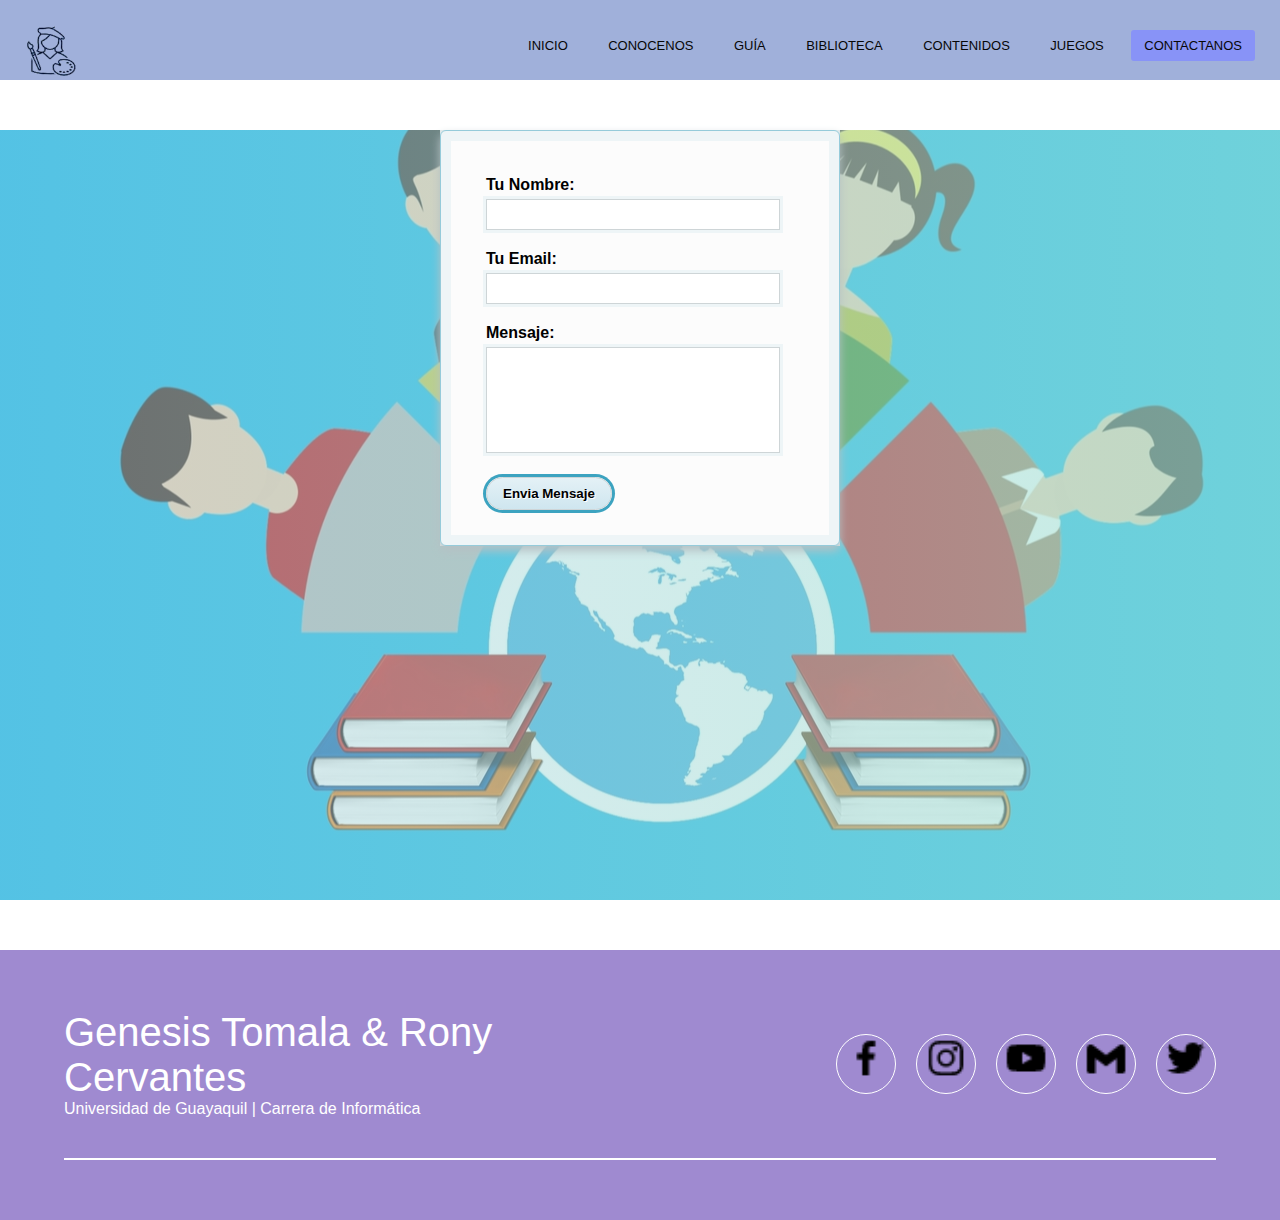
<file: Contactanos.html>
<!DOCTYPE html>
<html lang="en">
<head>
    <meta charset="UTF-8">
    <meta http-equiv="X-UA-Compatible" content="IE=edge">
    <meta name="viewport" content="width=device-width, initial-scale=1.0">
    <title>Contactanos-EIDEA</title>
    <link rel="shortcut icon" href="img/eidea_icon.png" type="image/x-icon">
    <link rel="stylesheet" href="css/estilos1.css">
    <link href="https://cdnjs.cloudflare.com/ajax/libs/font-awesome/5.13.0/css/all.min.css" rel="stylesheet">
    <script src="https://ajax.googleapis.com/ajax/libs/jquery/1.11.3/jquery.min.js"></script>
    <script src="js/botonarriba.js"> </script>
</head>
<body>
    <nav>
        <input type="checkbox" id="check">
        <label for="check" class="checkbtn">
            <i class="fas fa-bars"></i>
        </label>
        <a href="#" class="enlace">
            <img src="img/eidea_icon.png" alt="" class="logo">
        </a>
        <ul>
            <li><a href="index.html">INICIO</a></li>
            <li><a href="Nosotros.html">CONOCENOS</a></li>
            <li><a href="Guia.html">GUÍA</a></li>
            <li><a href="Biblioteca.html">BIBLIOTECA</a></li>
            <li><a href="#">CONTENIDOS</a>
                <ul>
                <li><a href="Unidad1.html">Unidad 1</a></li>
                <li><a href="Unidad2.html">Unidad 2</a></li>
                <li><a href="Unidad3.html">Unidad 3</a></li>
                <li><a href="Unidad4.html">Unidad 4</a></li>
                <li><a href="Unidad5.html">Unidad 5</a></li>
                <li><a href="Unidad6.html">Unidad 6</a></li>
            </ul>
            </li>
            <li><a href="Juegos.html">JUEGOS</a></li>
            <li><a class="active" href="#">CONTACTANOS</a></li>
        </ul>
    </nav>
    <a class="ir-arriba"  javascript:void(0) title="Volver arriba">
        <span class="fa-stack">
          <i class="fa fa-circle fa-stack-2x"></i>
          <i class="fa fa-arrow-up fa-stack-1x fa-inverse"></i>
        </span>
      </a>
        <section><div class="contenedor-contacto">
                <form class='contacto'>
                    <div><label>Tu Nombre:</label><input type='text' value=''></div>
                    <div><label>Tu Email:</label><input type='text' value=''></div>
                    <div><label>Mensaje:</label><textarea rows='6'></textarea></div>
                    <div><input type='submit' value='Envia Mensaje'></div>
                </form>
                </div>
        </section>
</body>
    <footer id="footer">
        <div class="contenedor footer-content">
                <div class="contact-us">
                    <h2 class="brand">Genesis Tomala & Rony Cervantes</h2>
                    <p> Universidad de Guayaquil | Carrera de Informática </p>
                </div>
                <div class="social-media">
                    <a href="https://m.facebook.com/EIDEA-101080046030020/" class="social-media-icon">   <img src="img/facebook.png" width="80%">
                    </a>
                    <a href="https://www.instagram.com/invites/contact/?i=pw85v8fnyfw1&utm_content=p1cbblm" class="social-media-icon"> <img src="img/instagram.png" width="80%">
                    </a>
                    <a href="https://www.youtube.com/channel/UCFQPwub7M1exJkj_Xc6yRBg" class="social-media-icon"> <img src="img/youtube.png" width="80%">
                    </a>
                    <a href="ronydereck20@outlook.com" class="social-media-icon">  <img src="img/gmail.png" width="80%">
                    </a>
                    <a href="https://twitter.com/EIDEA_2022" class="social-media-icon">  <img src="img/twitter.png" width="80%">
                    </a>
                </div>
        </div>
        <div class="line"></div>
    </footer>
</body>
</html>
</file>
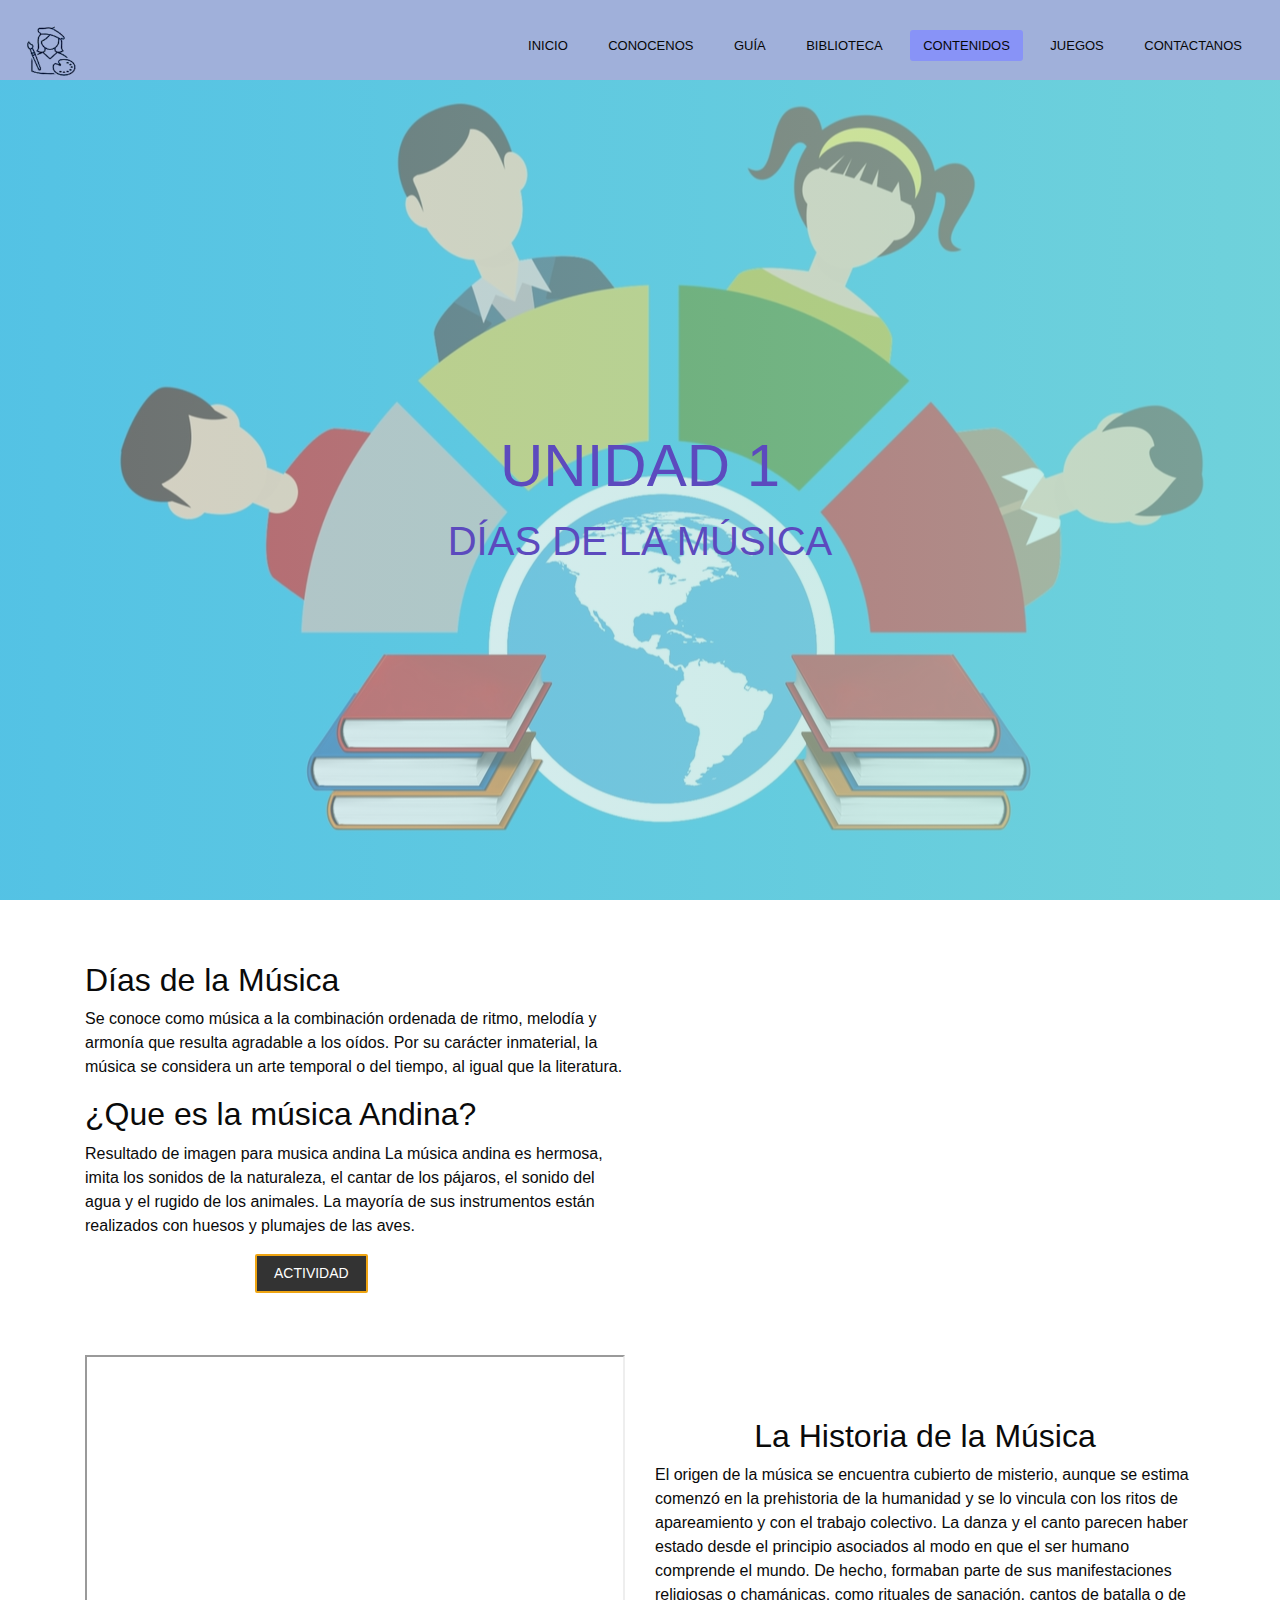
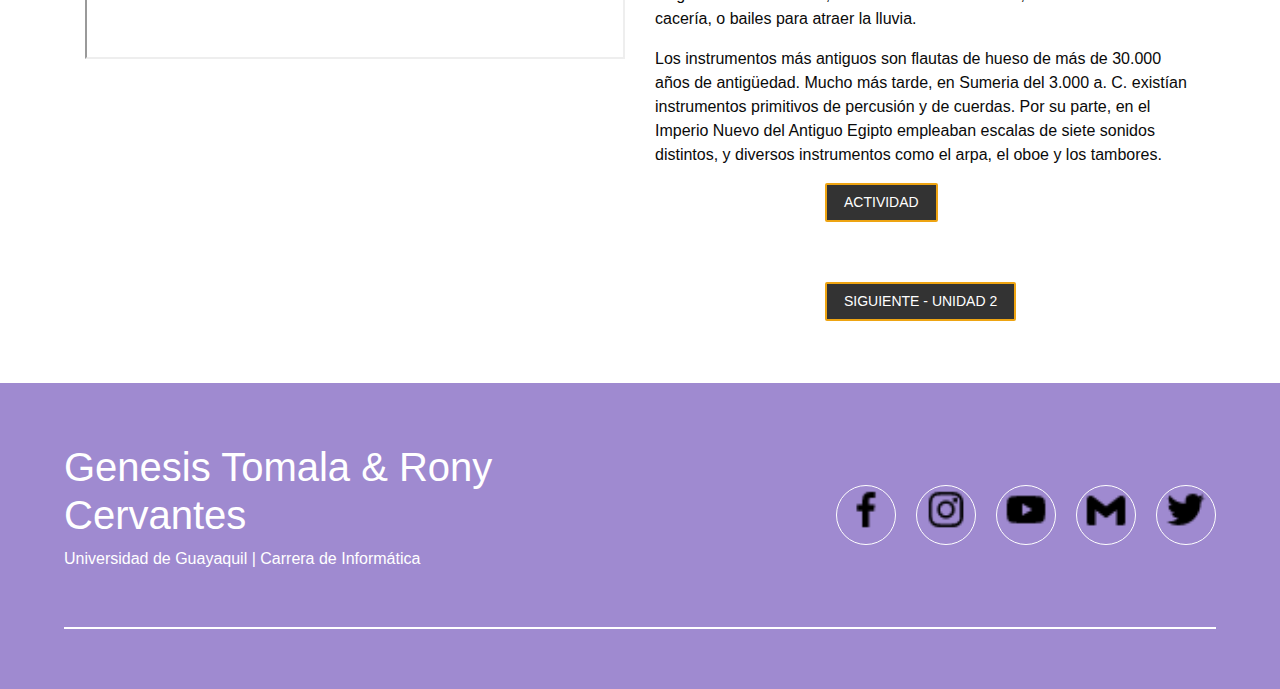
<file: Unidad1.html>
<!DOCTYPE html>
<html lang="en">
    <meta charset="utf-8">
    <meta http-equiv="X-UA-Compatible" content="IE=edge">   
    <meta name="viewport" content="width=device-width, initial-scale=1">
    <title>Unidad 1- EIDEA</title>  
    <link rel="shortcut icon" href="img/eidea_icon.png" type="image/x-icon" />
    <link rel="apple-touch-icon" href="images/apple-touch-icon.png">
    <link rel="stylesheet" href="css/estilos1.css">
    <link rel="stylesheet" href="css/estilos2.css">
    <link rel="stylesheet" href="css/estilos3.css">
    <link rel="stylesheet" href="css/estilos4.css">
    <link rel="stylesheet" href="css/estilos5.css">
    <script src="https://ajax.googleapis.com/ajax/libs/jquery/1.11.3/jquery.min.js"></script>
    <script src="js/botonarriba.js"> </script>
    <link href="https://cdnjs.cloudflare.com/ajax/libs/font-awesome/5.13.0/css/all.min.css" rel="stylesheet">
</head>
<body>
    <nav>
         <input type="checkbox" id="check">
            <label for="check" class="checkbtn">
                <i class="fas fa-bars"></i>
            </label>
            <a href="#" class="enlace">
                <img src="img/eidea_icon.png" alt="" class="logo">
            </a>
            <ul>
                <li><a href="index.html">Inicio</a></li>
                <li><a href="Nosotros.html">Conocenos</a></li>
                <li><a href="Guia.html">Guía</a></li>
                <li><a href="Biblioteca.html">Biblioteca</a></li>
                <li><a class="active" href="#">Contenidos</a>
                    <ul>
                    <li><a href="Unidad1.html">Unidad 1</a></li>
                    <li><a href="Unidad2.html">Unidad 2</a></li>
                    <li><a href="Unidad3.html">Unidad 3</a></li>
                    <li><a href="Unidad4.html">Unidad 4</a></li>
                    <li><a href="Unidad5.html">Unidad 5</a></li>
                    <li><a href="Unidad6.html">Unidad 6</a></li>
                    </ul>
                </li>
                <li><a href="Juegos.html">Juegos</a></li>
                <li><a href="Contactanos.html">Contactanos</a></li>
            </ul>
        </nav>

<section>
    <div class="contenedor head">
    <h1 class="titulo">UNIDAD 1 </h1>
    <h1>DÍAS DE LA MÚSICA</h1>
    </div>
</section>
<a class="ir-arriba"  javascript:void(0) title="Volver arriba">
    <span class="fa-stack">
      <i class="fa fa-circle fa-stack-2x"></i>
      <i class="fa fa-arrow-up fa-stack-1x fa-inverse"></i>
    </span>
  </a>
    <div class="container">
        <div class="section-title row text-center">
            <div class="col-md-8 offset-md-2">
            </div>
        </div>
        <div class="row align-items-center">
            <div class=" col-xl-6 col-lg-6 col-md-12 col-sm-12">
                <div class="message-box">
                    <h2>Días de la Música</h2>
                    <p>Se conoce como música a la combinación ordenada de ritmo, melodía y armonía que resulta agradable a los oídos. Por su carácter inmaterial, la música se considera un arte temporal o del tiempo, al igual que la literatura.</p>

                    <h2> ¿Que es la música Andina?</h2>
                        <p>Resultado de imagen para musica andina
                        La música andina es hermosa, imita los sonidos de la naturaleza, el cantar de los pájaros, el sonido del agua y el rugido de los animales. La mayoría de sus instrumentos están realizados con huesos y plumajes de las aves.</p>
                </div>
                <div class="blog-button">
                    <a href="https://es.liveworksheets.com/6-pt89522hm" target="_blank" Class="hover-btn-new orange"><span>Actividad</span></a> </div>
                    <div class="line"></div>
                </div>
                
            <div class="col-xl-6 col-lg-6 col-md-12 col-sm-12">
                <div class="embed-container">
                    <iframe src="https://onedrive.live.com/embed?cid=260E4A0119FEA8D3&amp;resid=260E4A0119FEA8D3%212040&amp;authkey=AG3GHq3SH144F_4&amp;em=2&amp;wdAr=1.7777777777777777&amp;wdEaaCheck=0" width="476px" height="288px" frameborder="0">Esto es un documento de <a target="_blank" href="https://office.com">Microsoft Office</a> incrustado con tecnología de <a target="_blank" href="https://office.com/webapps">Office</a>.</iframe>
                </div>
            </div>
        </div>
        <div class="row align-items-center">
            <div class="col-xl-6 col-lg-6 col-md-12 col-sm-12">
                <div class="embed-container"> 
                    <iframe width="470" height="400"  src="https://www.mindomo.com/mindmap/la-historia-de-la-musica-7ff45f555fdfb4a5844d753eead1c094" frameborder="30" allow="accelerometer; autoplay; encrypted-media; gyroscope; picture-in-picture" allowfullscreen> </iframe>
                </div>
            </div>
            
            <div class="col-xl-6 col-lg-6 col-md-12 col-sm-12">
                <div class="message-box">
                    <div class="line"></div>
                    <h2 ALIGN="center">La Historia de la Música </h2>
                    <p>El origen de la música se encuentra cubierto de misterio, aunque se estima comenzó en la prehistoria de la humanidad y se lo vincula con los ritos de apareamiento y con el trabajo colectivo.
                        La danza y el canto parecen haber estado desde el principio asociados al modo en que el ser humano comprende el mundo. De hecho, formaban parte de sus manifestaciones religiosas o chamánicas, como rituales de sanación, cantos de batalla o de cacería, o bailes para atraer la lluvia.
                        </p>

                    <p> Los instrumentos más antiguos son flautas de hueso de más de 30.000 años de antigüedad. Mucho más tarde, en Sumeria del 3.000 a. C. existían instrumentos primitivos de percusión y de cuerdas. Por su parte, en el Imperio Nuevo del Antiguo Egipto empleaban escalas de siete sonidos distintos, y diversos instrumentos como el arpa, el oboe y los tambores.</p>
                     <div class="blog-button">
                    <a href="https://es.educaplay.com/juego/12718050-dias_de_la_musica.html" target="_blank" Class="hover-btn-new orange"><span>Actividad</span></a> </div>
                    <div class=" section-title row"></div><div class="blog-button">
                        <a href="Unidad2.html" class="hover-btn-new orange"><span>Siguiente - Unidad 2</span></a> </div> </div>
                </div>
            </div>
        </div>
    </div>
    <div class="line"></div>
</div>
<footer id="footer">
        <div class="contenedor footer-content">
                <div class="contact-us">
                    <h2 class="brand">Genesis Tomala & Rony Cervantes</h2>
                    <p> Universidad de Guayaquil | Carrera de Informática </p>
                </div>
                <div class="social-media">
                    <a href="https://m.facebook.com/EIDEA-101080046030020/" class="social-media-icon">   <img src="img/facebook.png" width="80%">
                    </a>
                    <a href="https://www.instagram.com/invites/contact/?i=pw85v8fnyfw1&utm_content=p1cbblm" class="social-media-icon"> <img src="img/instagram.png" width="80%">
                    </a>
                    <a href="https://www.youtube.com/channel/UCFQPwub7M1exJkj_Xc6yRBg" class="social-media-icon"> <img src="img/youtube.png" width="80%">
                    </a>
                    <a href="ronydereck20@outlook.com" class="social-media-icon">  <img src="img/gmail.png" width="80%">
                    </a>
                    <a href="https://twitter.com/EIDEA_2022" class="social-media-icon">  <img src="img/twitter.png" width="80%">
                    </a>
                </div>
        </div>
        <div class="line"></div>
    </footer>
 
</body>
</html>
</file>
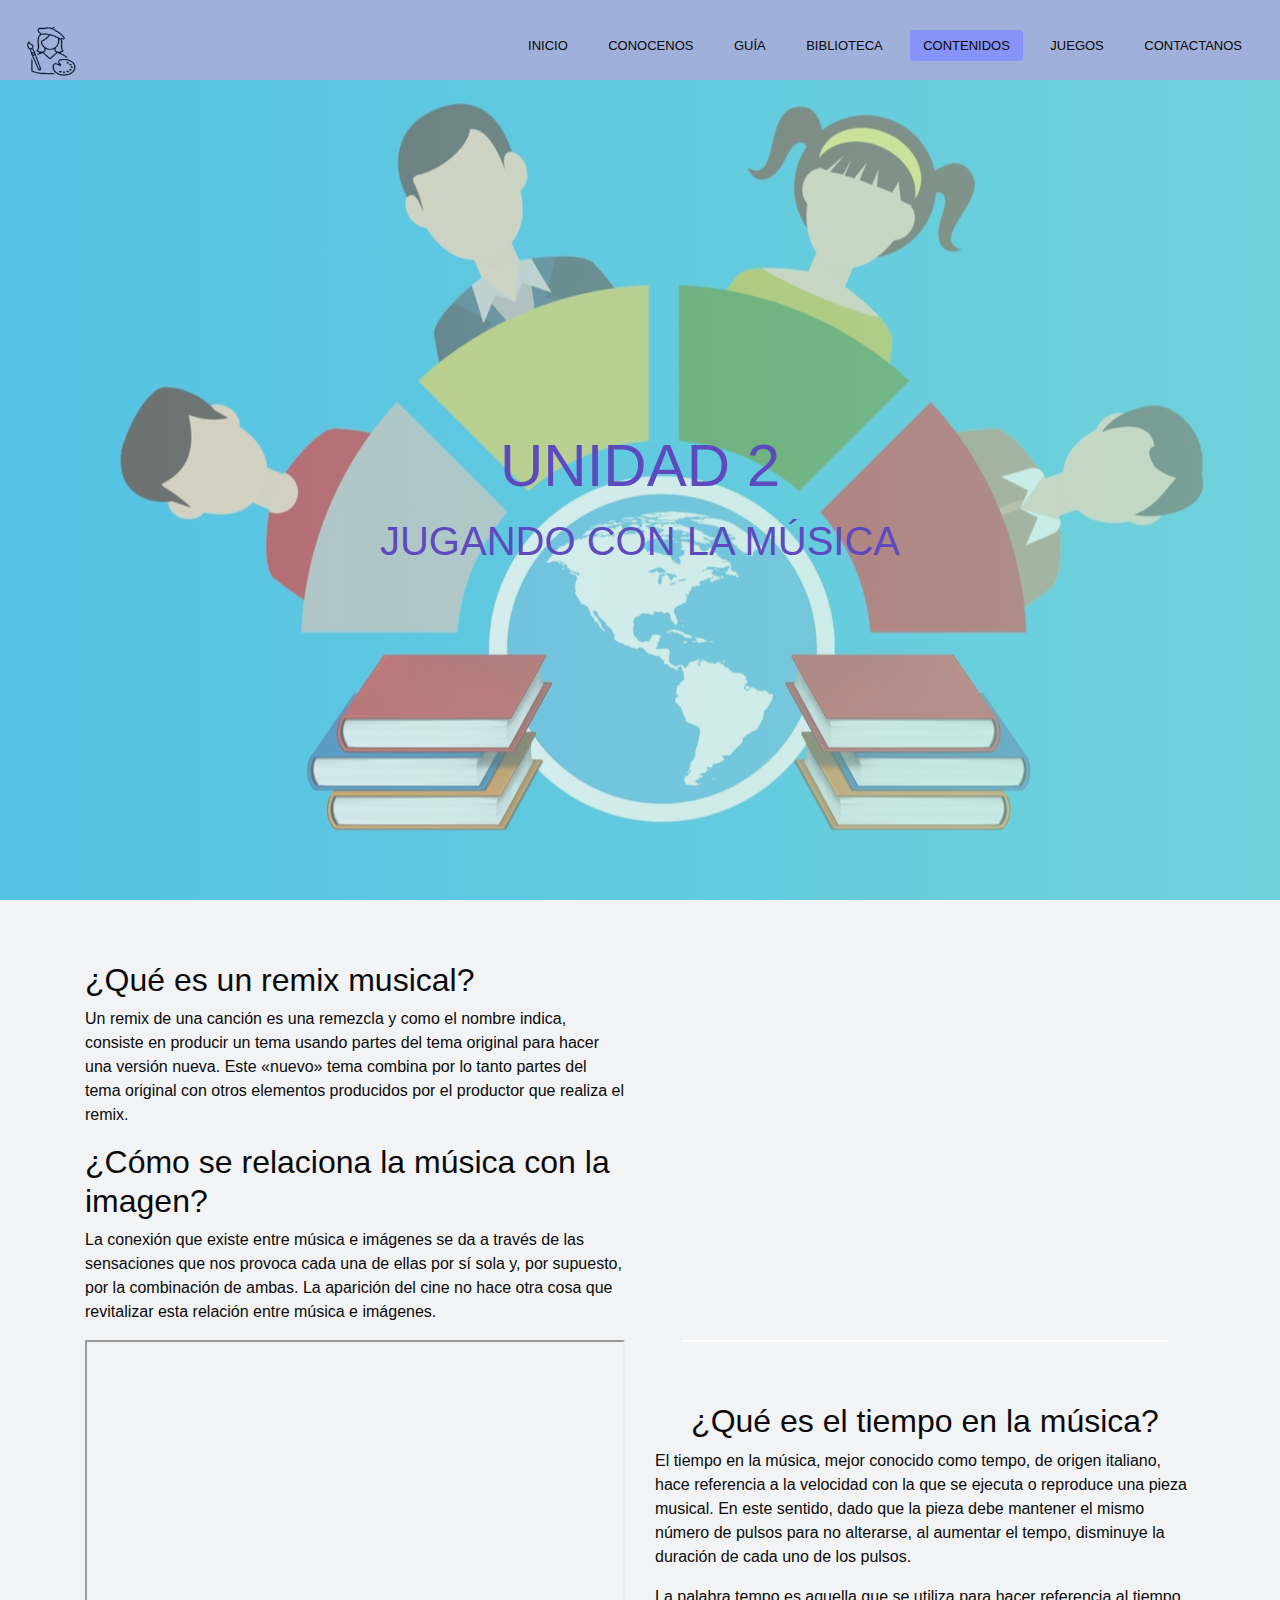
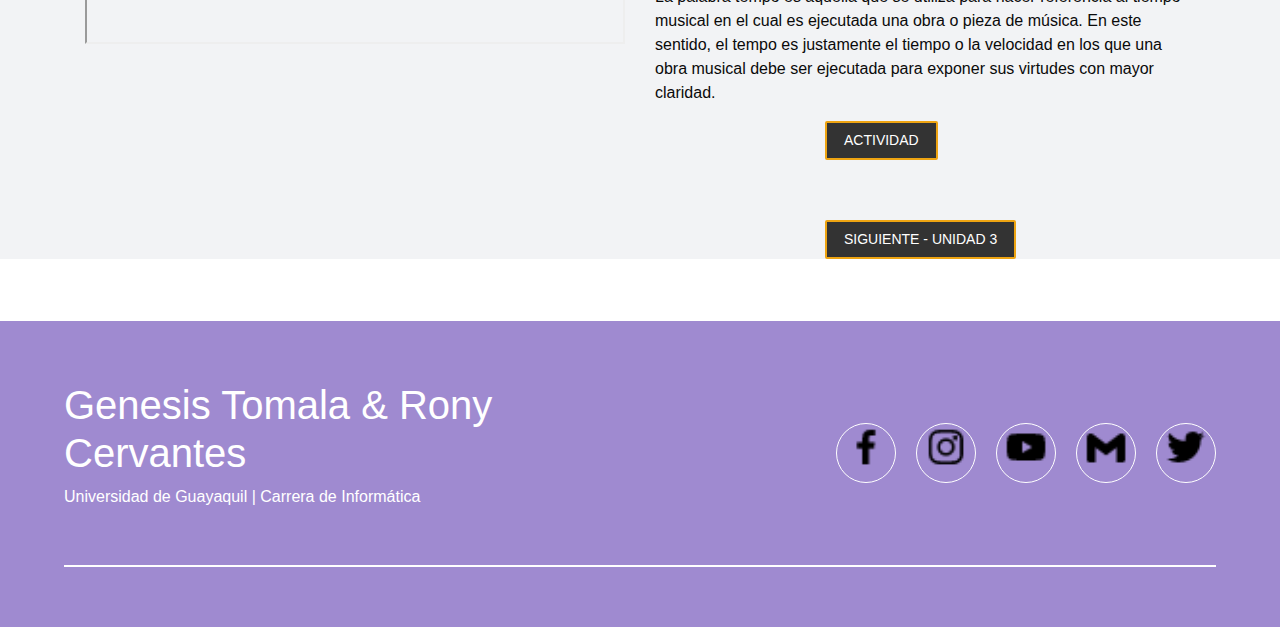
<file: Unidad2.html>
<!DOCTYPE html>
<html lang="en">
    <meta charset="utf-8">
    <meta http-equiv="X-UA-Compatible" content="IE=edge">   
    <meta name="viewport" content="width=device-width, initial-scale=1">
    <title>Unidad 2- EIDEA </title>  
    <link rel="shortcut icon" href="img/eidea_icon.png" type="image/x-icon" />
    <link rel="apple-touch-icon" href="images/apple-touch-icon.png">
    <link rel="stylesheet" href="css/estilos1.css">
    <link rel="stylesheet" href="css/estilos2.css">
    <link rel="stylesheet" href="css/estilos3.css">
    <link rel="stylesheet" href="css/estilos4.css">
    <link rel="stylesheet" href="css/estilos5.css">
    <link href="https://cdnjs.cloudflare.com/ajax/libs/font-awesome/5.13.0/css/all.min.css" rel="stylesheet">
    <script src="https://ajax.googleapis.com/ajax/libs/jquery/1.11.3/jquery.min.js"></script>
    <script src="js/botonarriba.js"> </script>
</head>
<body>
    <nav>
         <input type="checkbox" id="check">
            <label for="check" class="checkbtn">
                <i class="fas fa-bars"></i>
            </label>
            <a href="#" class="enlace">
                <img src="img/eidea_icon.png" alt="" class="logo">
            </a>
            <ul>
                <li><a  href="index.html">Inicio</a></li>
                <li><a href="Nosotros.html">Conocenos</a></li>
                <li><a href="Guia.html">Guía</a></li>
                <li><a href="Biblioteca.html">Biblioteca</a></li>
                <li><a class="active" href="#">Contenidos</a>
                    <ul>
                    <li><a href="Unidad1.html">Unidad 1</a></li>
                    <li><a href="Unidad2.html">Unidad 2</a></li>
                    <li><a href="Unidad3.html">Unidad 3</a></li>
                    <li><a href="Unidad4.html">Unidad 4</a></li>
                    <li><a href="Unidad5.html">Unidad 5</a></li>
                    <li><a href="Unidad6.html">Unidad 6</a></li>
                    </ul>
                </li>
                <li><a href="Juegos.html">Juegos</a></li>
                <li><a href="Contactanos.html">Contactanos</a></li>
            </ul>
        </nav>

<section>
    <div class="contenedor head">
    <h1 class="titulo">UNIDAD 2 </h1>
    <H1>JUGANDO CON LA MÚSICA</H1>
    </div>
</section>
<a class="ir-arriba"  javascript:void(0) title="Volver arriba">
    <span class="fa-stack">
      <i class="fa fa-circle fa-stack-2x"></i>
      <i class="fa fa-arrow-up fa-stack-1x fa-inverse"></i>
    </span>
  </a>
<div id="overviews" class="section lb">
    <div class="container">
        <div class="section-title row text-center">
            <div class="col-md-8 offset-md-2">
            </div>
        </div>
        <div class="row align-items-center">
            <div class=" col-xl-6 col-lg-6 col-md-12 col-sm-12">
                <div class="message-box">
                    <h2> ¿Qué es un remix musical?</h2>
                    <p>Un remix de una canción es una remezcla y como el nombre indica, consiste en producir un tema usando partes del tema original para hacer una versión nueva.
                        Este «nuevo» tema combina por lo tanto partes del tema original con otros elementos producidos por el productor que realiza el remix.</p>
                    <h2>¿Cómo se relaciona la música con la imagen?</h2>
                    <p>  La conexión que existe entre música e imágenes se da a través de las sensaciones que nos provoca cada una de ellas por sí sola y, por supuesto, por la combinación de ambas. La aparición del cine no hace otra cosa que revitalizar esta relación entre música e imágenes.</p>
                </div>
            </div>
            
            <div class="col-xl-6 col-lg-6 col-md-12 col-sm-12">
                <div class="embed-container">
                    <iframe src="https://onedrive.live.com/embed?cid=260E4A0119FEA8D3&amp;resid=260E4A0119FEA8D3%212035&amp;authkey=APdQePRiXz5wl2U&amp;em=2&amp;wdAr=1.7777777777777777" width="476px" height="288px" frameborder="0">Esto es un documento de <a target="_blank" href="https://office.com">Microsoft Office</a> incrustado con tecnología de <a target="_blank" href="https://office.com/webapps">Office</a>.</iframe>
                </div>
            </div>
        </div>
        <div class="row align-items-center">
            <div class="col-xl-6 col-lg-6 col-md-12 col-sm-12">
                <div class="embed-container">
                    <iframe width="500" height="400"  src="https://www.mindomo.com/mindmap/elementos-del-visual-1b24e90a199b45159b8218944d1e81e8" allowfullscreen> </iframe>
                </div>
            </div>
            
            <div class="col-xl-6 col-lg-6 col-md-12 col-sm-12">
                <div class="message-box">
                    <div class="line"></div>
                    <h2 ALIGN="center"> ¿Qué es el tiempo en la música?</h2>
                    <p>El tiempo en la música, mejor conocido como tempo, de origen italiano, hace referencia a la velocidad con la que se ejecuta o reproduce una pieza musical. En este sentido, dado que la pieza debe mantener el mismo número de pulsos para no alterarse, al aumentar el tempo, disminuye la duración de cada uno de los pulsos.</p>
                     <p>La palabra tempo es aquella que se utiliza para hacer referencia al tiempo musical en el cual es ejecutada una obra o pieza de música. En este sentido, el tempo es justamente el tiempo o la velocidad en los que una obra musical debe ser ejecutada para exponer sus virtudes con mayor claridad.</p>
                    <div class="blog-button">
                    <a href="https://padlet.com/tomalagonzabayg/hfboymtqtjza0jjm" target="_blank" class="hover-btn-new orange"><span>Actividad</span></a> </div>
                    <div class=" section-title row"></div>
                    <div class="blog-button">
                    <a href="Unidad3.html" class="hover-btn-new orange"><span>Siguiente - Unidad 3</span></a> </div> 
                </div>
            </div>
        </div>
    </div>
</div>
<div class="line"></div>
</div>
<footer id="footer">
        <div class="contenedor footer-content">
                <div class="contact-us">
                    <h2 class="brand">Genesis Tomala & Rony Cervantes</h2>
                    <p> Universidad de Guayaquil | Carrera de Informática </p>
                </div>
                <div class="social-media">
                    <a href="https://m.facebook.com/EIDEA-101080046030020/" class="social-media-icon">   <img src="img/facebook.png" width="80%">
                    </a>
                    <a href="https://www.instagram.com/invites/contact/?i=pw85v8fnyfw1&utm_content=p1cbblm" class="social-media-icon"> <img src="img/instagram.png" width="80%">
                    </a>
                    <a href="https://www.youtube.com/channel/UCFQPwub7M1exJkj_Xc6yRBg" class="social-media-icon"> <img src="img/youtube.png" width="80%">
                    </a>
                    <a href="ronydereck20@outlook.com" class="social-media-icon">  <img src="img/gmail.png" width="80%">
                    </a>
                    <a href="https://twitter.com/EIDEA_2022" class="social-media-icon">  <img src="img/twitter.png" width="80%">
                    </a>
                </div>
        </div>
        <div class="line"></div>
    </footer>
 
</body>
</html>
</file>
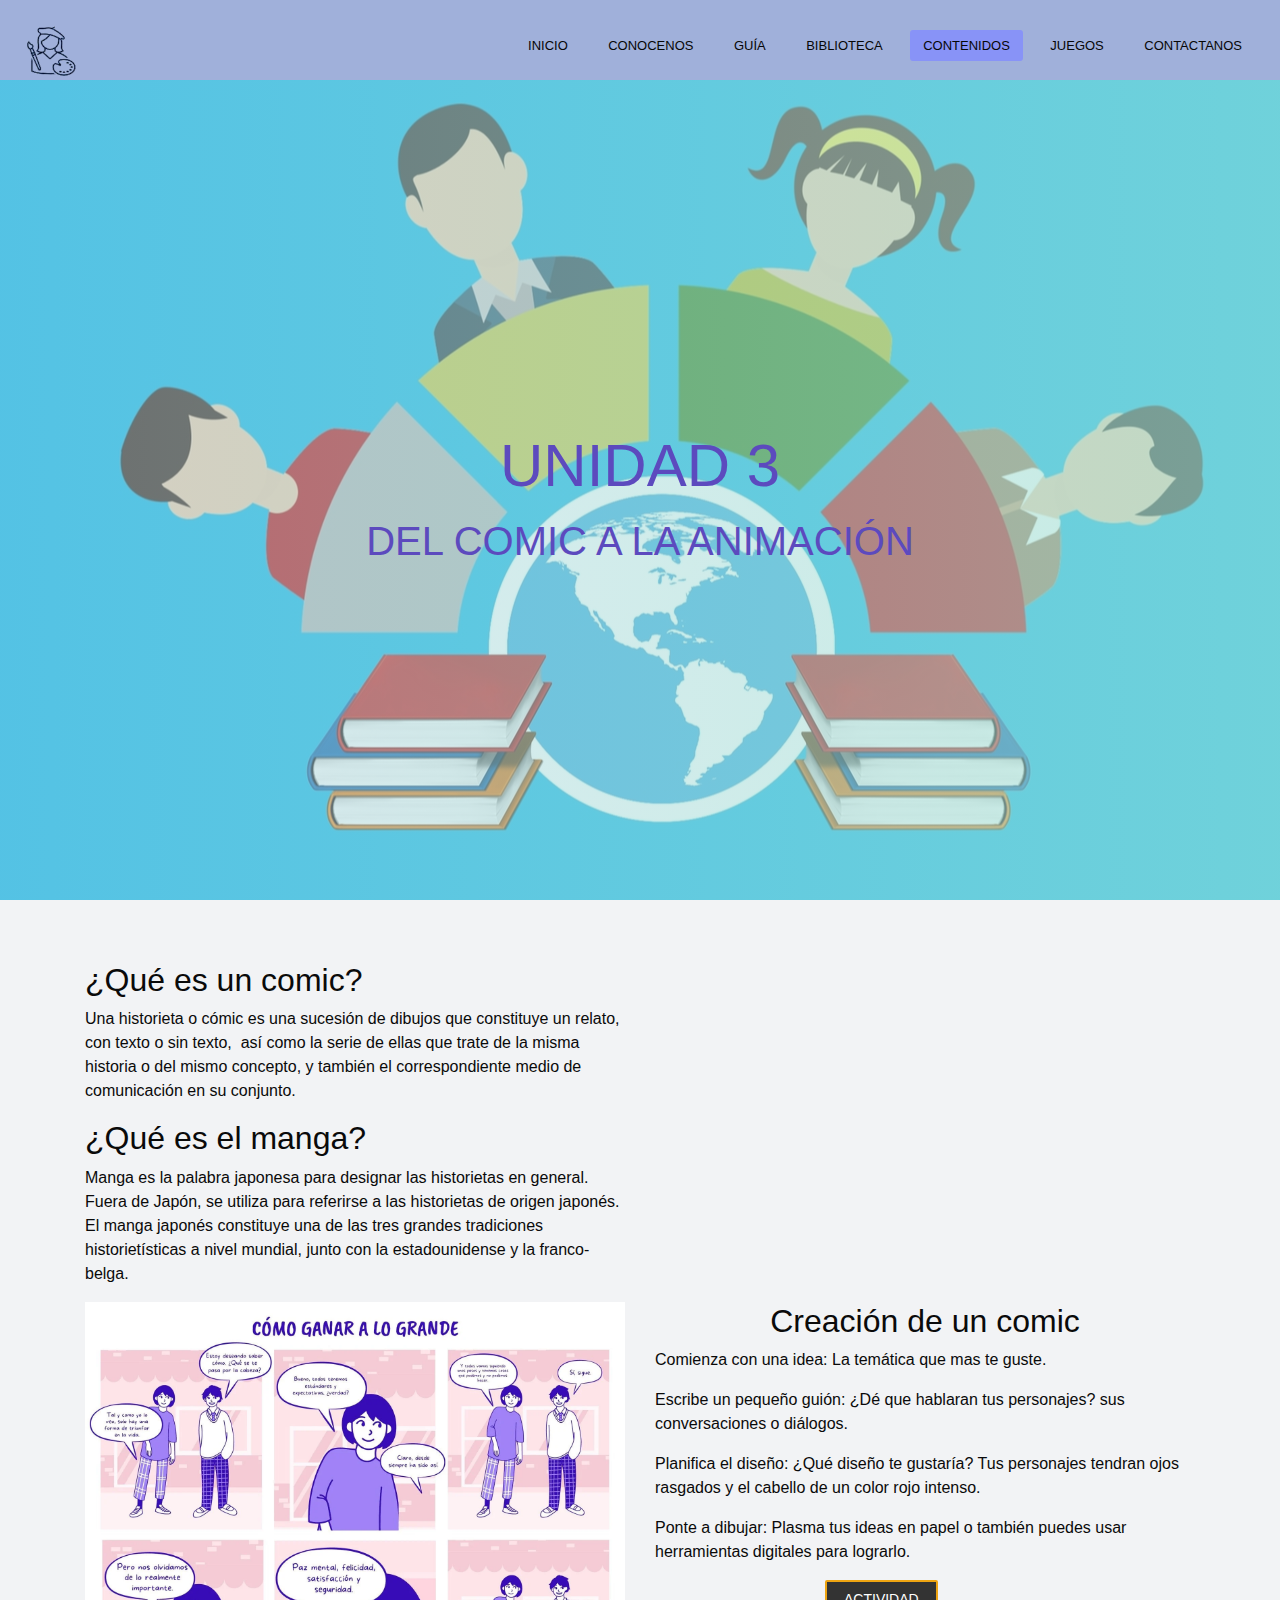
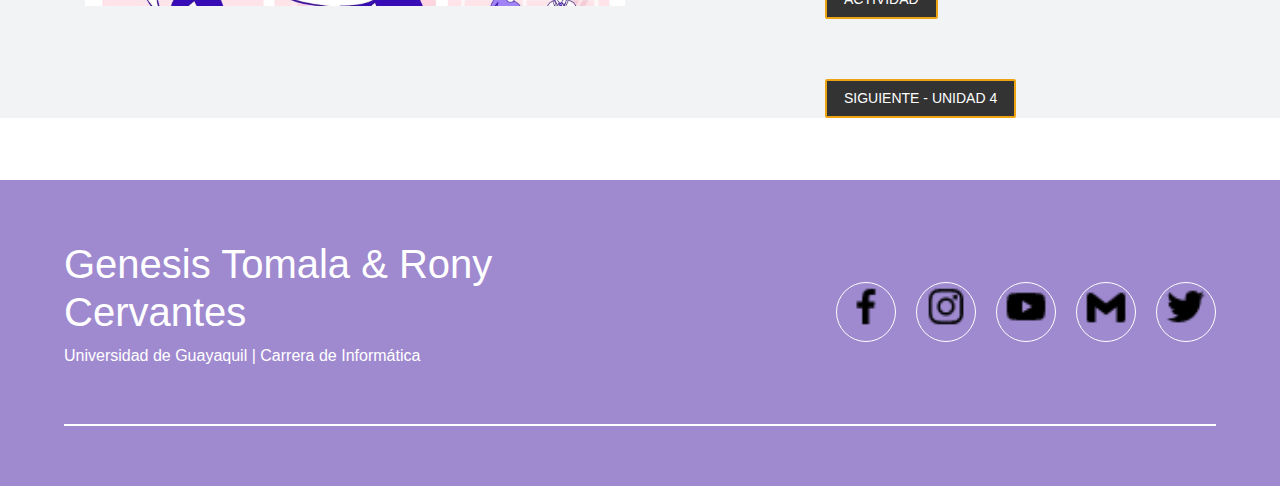
<file: Unidad3.html>
<!DOCTYPE html>
<html lang="en">
    <meta charset="utf-8">
    <meta http-equiv="X-UA-Compatible" content="IE=edge">   
    <meta name="viewport" content="width=device-width, initial-scale=1">
    <title>Unidad 3- EIDEA</title>  
    <link rel="shortcut icon" href="img/eidea_icon.png" type="image/x-icon" />
    <link rel="apple-touch-icon" href="images/apple-touch-icon.png">
    <link rel="stylesheet" href="css/estilos1.css">
    <link rel="stylesheet" href="css/estilos2.css">
    <link rel="stylesheet" href="css/estilos3.css">
    <link rel="stylesheet" href="css/estilos4.css">
    <link rel="stylesheet" href="css/estilos5.css">
    <link href="https://cdnjs.cloudflare.com/ajax/libs/font-awesome/5.13.0/css/all.min.css" rel="stylesheet">
    <script src="https://ajax.googleapis.com/ajax/libs/jquery/1.11.3/jquery.min.js"></script>
    <script src="js/botonarriba.js"> </script>
</head>
<body>
    <nav>
         <input type="checkbox" id="check">
            <label for="check" class="checkbtn">
                <i class="fas fa-bars"></i>
            </label>
            <a href="#" class="enlace">
                <img src="img/eidea_icon.png" alt="" class="logo">
            </a>
            <ul>
                <li><a href="index.html">Inicio</a></li>
                <li><a href="Nosotros.html">Conocenos</a></li>
                <li><a href="Guia.html">Guía</a></li>
                <li><a href="Biblioteca.html">Biblioteca</a></li>
                <li><a class="active" href="#">Contenidos</a>
                    <ul>
                    <li><a href="Unidad1.html">Unidad 1</a></li>
                    <li><a href="Unidad2.html">Unidad 2</a></li>
                    <li><a href="Unidad3.html">Unidad 3</a></li>
                    <li><a href="Unidad4.html">Unidad 4</a></li>
                    <li><a href="Unidad5.html">Unidad 5</a></li>
                    <li><a href="Unidad6.html">Unidad 6</a></li>
                    </ul>
                </li>
                <li><a href="Juegos.html">Juegos</a></li>
                <li><a href="Contactanos.html">Contactanos</a></li>
            </ul>
        </nav>

<section>
    <div class="contenedor head">
    <h1 class="titulo">UNIDAD 3 </h1>
    <h1>DEL COMIC A LA ANIMACIÓN</h1>
    </div>
</section>
<a class="ir-arriba"  javascript:void(0) title="Volver arriba">
    <span class="fa-stack">
      <i class="fa fa-circle fa-stack-2x"></i>
      <i class="fa fa-arrow-up fa-stack-1x fa-inverse"></i>
    </span>
  </a>
<div id="overviews" class="section lb">
    <div class="container">
        <div class="section-title row text-center">
            <div class="col-md-8 offset-md-2">
            </div>
        </div>
        <div class="row align-items-center">
            <div class=" col-xl-6 col-lg-6 col-md-12 col-sm-12">
                <div class="message-box">
                    <h2>¿Qué es un comic?</h2>
                    <p>Una historieta o cómic​ es una sucesión de dibujos que constituye un relato, con texto o sin texto, ​ así como la serie de ellas que trate de la misma historia o del mismo concepto, y también el correspondiente medio de comunicación en su conjunto.​</p>
                    <h2>¿Qué es el manga?</h2>
                    <p> Manga es la palabra japonesa para designar las historietas en general. Fuera de Japón, se utiliza para referirse a las historietas de origen japonés. El manga japonés constituye una de las tres grandes tradiciones historietísticas a nivel mundial, junto con la estadounidense y la franco-belga. </p>
                </div>
            </div>
            
            <div class="col-xl-6 col-lg-6 col-md-12 col-sm-12">
                <div class="embed-container">
                    <iframe src="https://onedrive.live.com/embed?cid=260E4A0119FEA8D3&amp;resid=260E4A0119FEA8D3%212037&amp;authkey=ADHASRDuow7em1Q&amp;em=2&amp;wdAr=1.3333333333333333" width="476px" height="288px" frameborder="0">Esto es un documento de <a target="_blank" href="https://office.com">Microsoft Office</a> incrustado con tecnología de <a target="_blank" href="https://office.com/webapps">Office</a>.</iframe>
                </div>
            </div>
        </div>
        <div class="row align-items-center">
            <div class="col-xl-6 col-lg-6 col-md-12 col-sm-12">
                <div class="embed-container">
                    <img src="img/Comic-canva.webp" alt="" class="img-fluid img-rounded">
                </div>
            </div>
            
            <div class="col-xl-6 col-lg-6 col-md-12 col-sm-12">
                <div class="message-box">
                    <h2 ALIGN="center"> Creación de un comic</h2>
                    <p>Comienza con una idea: La temática que mas te guste.
                    <p>Escribe un pequeño guión: ¿Dé que hablaran tus personajes? sus conversaciones o diálogos. </p>
                    <p>Planifica el diseño: ¿Qué diseño te gustaría? Tus personajes tendran ojos rasgados y el cabello de un color rojo intenso.</p>
                    <p>Ponte a dibujar: Plasma tus ideas en papel o también puedes usar herramientas digitales para lograrlo.</p>

                     <div class="blog-button">
                    <a href="https://www.canva.com/design/DAFJle9phog/LHqI0K4i7ZBJxfosr5ZS6g/view?utm_content=DAFJle9phog&utm_campaign=designshare&utm_medium=link&utm_source=publishsharelink&mode=preview" target="_blank" class="hover-btn-new orange"><span>Actividad</span></a> </div>
                    <div class=" section-title row"></div><div class="blog-button">
                        <a href="Unidad4.html" class="hover-btn-new orange"><span>Siguiente - Unidad 4</span></a> </div> </div>
                </div>
            </div>
        </div>
    </div>
    <div class="line"></div>
</div>
<footer id="footer">
        <div class="contenedor footer-content">
                <div class="contact-us">
                    <h2 class="brand">Genesis Tomala & Rony Cervantes</h2>
                    <p> Universidad de Guayaquil | Carrera de Informática </p>
                </div>
                <div class="social-media">
                    <a href="https://m.facebook.com/EIDEA-101080046030020/" class="social-media-icon">   <img src="img/facebook.png" width="80%">
                    </a>
                    <a href="https://www.instagram.com/invites/contact/?i=pw85v8fnyfw1&utm_content=p1cbblm" class="social-media-icon"> <img src="img/instagram.png" width="80%">
                    </a>
                    <a href="https://www.youtube.com/channel/UCFQPwub7M1exJkj_Xc6yRBg" class="social-media-icon"> <img src="img/youtube.png" width="80%">
                    </a>
                    <a href="ronydereck20@outlook.com" class="social-media-icon">  <img src="img/gmail.png" width="80%">
                    </a>
                    <a href="https://twitter.com/EIDEA_2022" class="social-media-icon">  <img src="img/twitter.png" width="80%">
                    </a>
                </div>
        </div>
        <div class="line"></div>
    </footer>
 
</body>
</html>
</file>
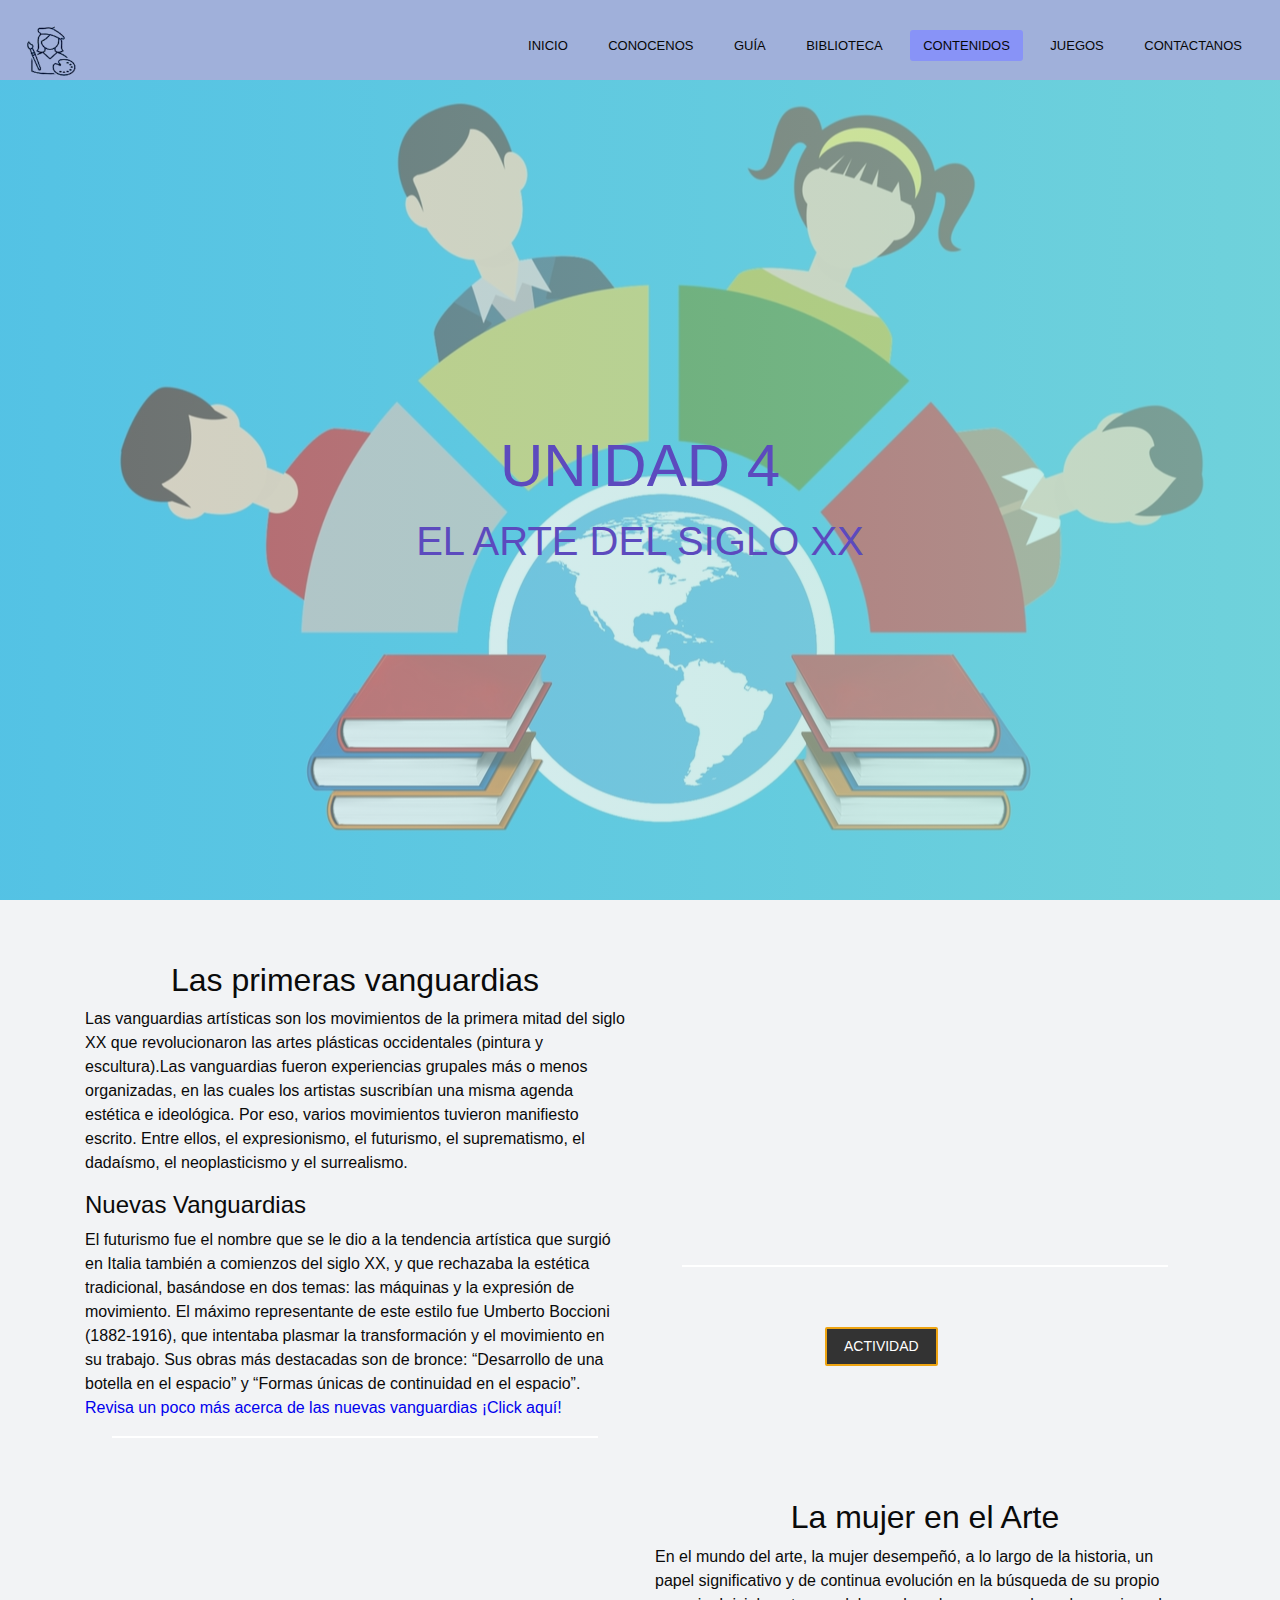
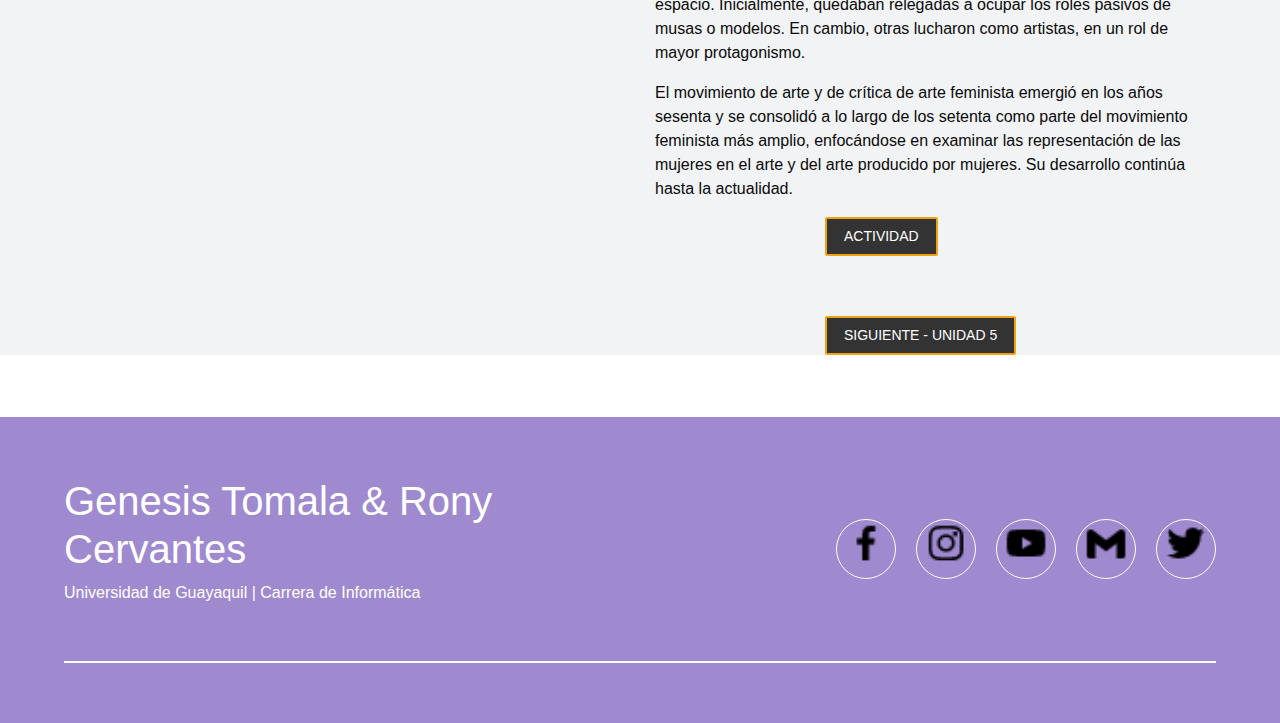
<file: Unidad4.html>
<!DOCTYPE html>
<html lang="en">
    <meta charset="utf-8">
    <meta http-equiv="X-UA-Compatible" content="IE=edge">   
    <meta name="viewport" content="width=device-width, initial-scale=1">
    <title>Unidad 4- EIDEA</title>  
    <link rel="shortcut icon" href="img/eidea_icon.png" type="image/x-icon" />
    <link rel="apple-touch-icon" href="images/apple-touch-icon.png">
    <link rel="stylesheet" href="css/estilos1.css">
    <link rel="stylesheet" href="css/estilos2.css">
    <link rel="stylesheet" href="css/estilos3.css">
    <link rel="stylesheet" href="css/estilos4.css">
    <link rel="stylesheet" href="css/estilos5.css">
    <link href="https://cdnjs.cloudflare.com/ajax/libs/font-awesome/5.13.0/css/all.min.css" rel="stylesheet">
    <script src="https://ajax.googleapis.com/ajax/libs/jquery/1.11.3/jquery.min.js"></script>
    <script src="js/botonarriba.js"> </script>
</head>
<body>
    <nav>
         <input type="checkbox" id="check">
            <label for="check" class="checkbtn">
                <i class="fas fa-bars"></i>
            </label>
            <a href="#" class="enlace">
                <img src="img/eidea_icon.png" alt="" class="logo">
            </a>
            <ul>
                <li><a href="index.html">Inicio</a></li>
                <li><a href="Nosotros.html">Conocenos</a></li>
                <li><a href="Guia.html">Guía</a></li>
                <li><a href="Biblioteca.html">Biblioteca</a></li>
                <li><a class="active" href="#">Contenidos</a>
                    <ul>
                    <li><a href="Unidad1.html">Unidad 1</a></li>
                    <li><a href="Unidad2.html">Unidad 2</a></li>
                    <li><a href="Unidad3.html">Unidad 3</a></li>
                    <li><a href="Unidad4.html">Unidad 4</a></li>
                    <li><a href="Unidad5.html">Unidad 5</a></li>
                    <li><a href="Unidad6.html">Unidad 6</a></li>
                    </ul>
                </li>
                <li><a href="Juegos.html">Juegos</a></li>
                <li><a href="Contactanos.html">Contactanos</a></li>
            </ul>
        </nav>

<section>
    <div class="contenedor head">
    <h1 class="titulo">UNIDAD 4</h1>
    <h1>EL ARTE DEL SIGLO XX</h1>
    </div>
</section>
<a class="ir-arriba"  javascript:void(0) title="Volver arriba">
    <span class="fa-stack">
      <i class="fa fa-circle fa-stack-2x"></i>
      <i class="fa fa-arrow-up fa-stack-1x fa-inverse"></i>
    </span>
  </a>
<div id="overviews" class="section lb">
    <div class="container">
        <div class="section-title row text-center">
            <div class="col-md-8 offset-md-2">
            </div>
        </div>
        <div class="row align-items-center">
            <div class=" col-xl-6 col-lg-6 col-md-12 col-sm-12">
                <div class="message-box">
                    <h2 ALIGN="center">Las primeras vanguardias</h2>
                    <p>Las vanguardias artísticas son los movimientos de la primera mitad del siglo XX que revolucionaron las artes plásticas occidentales (pintura y escultura).Las vanguardias fueron experiencias grupales más o menos organizadas, en las cuales los artistas suscribían una misma agenda estética e ideológica. Por eso, varios movimientos tuvieron manifiesto escrito. Entre ellos, el expresionismo, el futurismo, el suprematismo, el dadaísmo, el neoplasticismo y el surrealismo.</p>
                    <h4>Nuevas Vanguardias</h4>
                    <p> El futurismo fue el nombre que se le dio a la tendencia artística que surgió en Italia también a comienzos del siglo XX, y que rechazaba la estética tradicional, basándose en dos temas: las máquinas y la expresión de movimiento.
                        El máximo representante de este estilo fue Umberto Boccioni (1882-1916), que intentaba plasmar la transformación y el movimiento en su trabajo. Sus obras más destacadas son de bronce: “Desarrollo de una botella en el espacio” y “Formas únicas de continuidad en el espacio”.
                        <a href="https://1drv.ms/p/s!AtOo_hkBSg4mj3KqkQo1iIxTJoSk?e=qP66hf" target="_blank" >Revisa un poco más acerca de las nuevas vanguardias ¡Click aquí! </a> </p>
                </div>
                <div class="line"></div>
            </div>
            <div class="col-xl-6 col-lg-6 col-md-12 col-sm-12">
                <div class="embed-container">
                    <iframe src="https://onedrive.live.com/embed?cid=260E4A0119FEA8D3&amp;resid=260E4A0119FEA8D3%212032&amp;authkey=AOsljubK93ioIiI&amp;em=2&amp;wdAr=1.3333333333333333" width="476px" height="288px" frameborder="0">Esto es un documento de <a target="_blank" href="https://office.com">Microsoft Office</a> incrustado con tecnología de <a target="_blank" href="https://office.com/webapps">Office</a>.</iframe>
                    
                </div>
                <div class="line"></div>
                <div class="blog-button">
                    <a href="https://www.cerebriti.com/juegos-de-arte/las-primeras-y-nuevas-vanguardias" target="_blank" class="hover-btn-new orange"><span>Actividad</span></a> </div>
            </div>
        </div>
        <div class="row align-items-center">
            <div class="col-xl-6 col-lg-6 col-md-12 col-sm-12">
                <div class="embed-container">
                    <iframe src="https://onedrive.live.com/embed?cid=260E4A0119FEA8D3&amp;resid=260E4A0119FEA8D3%212036&amp;authkey=AEe9wlEgKUFhUHo&amp;em=2&amp;wdAr=1.7777777777777777" width="476px" height="288px" frameborder="0">Esto es un documento de <a target="_blank" href="https://office.com">Microsoft Office</a> incrustado con tecnología de <a target="_blank" href="https://office.com/webapps">Office</a>.</iframe>
                </div>
            </div>
            
            <div class="col-xl-6 col-lg-6 col-md-12 col-sm-12">
                <div class="message-box">
                    <h2 ALIGN="center">La mujer en el Arte</h2>
                    <p>  En el mundo del arte, la mujer desempeñó, a lo largo de la historia, un papel significativo y de continua evolución en la búsqueda de su propio espacio. Inicialmente, quedaban relegadas a ocupar los roles pasivos de musas o modelos. En cambio, otras lucharon como artistas, en un rol de mayor protagonismo.</p>
                    <p>  El movimiento de arte y de crítica de arte feminista emergió en los años sesenta y se consolidó a lo largo de los setenta como parte del movimiento feminista más amplio, enfocándose en examinar las representación de las mujeres en el arte y del arte producido por mujeres. Su desarrollo continúa hasta la actualidad.</p>
                   
                     <div class="blog-button">
                    <a href="https://api.socrative.com/rc/NaWq79" target="_blank" class="hover-btn-new orange"><span>Actividad</span></a> </div>
                    <div class=" section-title row"></div><div class="blog-button">
                        <a href="Unidad5.html" class="hover-btn-new orange"><span>Siguiente - Unidad 5</span></a> </div> </div>
                </div>
            </div>
        </div>
    </div>
    <div class="line"></div>
</div>
<footer id="footer">
        <div class="contenedor footer-content">
                <div class="contact-us">
                    <h2 class="brand">Genesis Tomala & Rony Cervantes</h2>
                    <p> Universidad de Guayaquil | Carrera de Informática </p>
                </div>
                <div class="social-media">
                    <a href="https://m.facebook.com/EIDEA-101080046030020/" class="social-media-icon">   <img src="img/facebook.png" width="80%">
                    </a>
                    <a href="https://www.instagram.com/invites/contact/?i=pw85v8fnyfw1&utm_content=p1cbblm" class="social-media-icon"> <img src="img/instagram.png" width="80%">
                    </a>
                    <a href="https://www.youtube.com/channel/UCFQPwub7M1exJkj_Xc6yRBg" class="social-media-icon"> <img src="img/youtube.png" width="80%">
                    </a>
                    <a href="ronydereck20@outlook.com" class="social-media-icon">  <img src="img/gmail.png" width="80%">
                    </a>
                    <a href="https://twitter.com/EIDEA_2022" class="social-media-icon">  <img src="img/twitter.png" width="80%">
                    </a>
                </div>
        </div>
        <div class="line"></div>
    </footer>
 
</body>
</html>
</file>
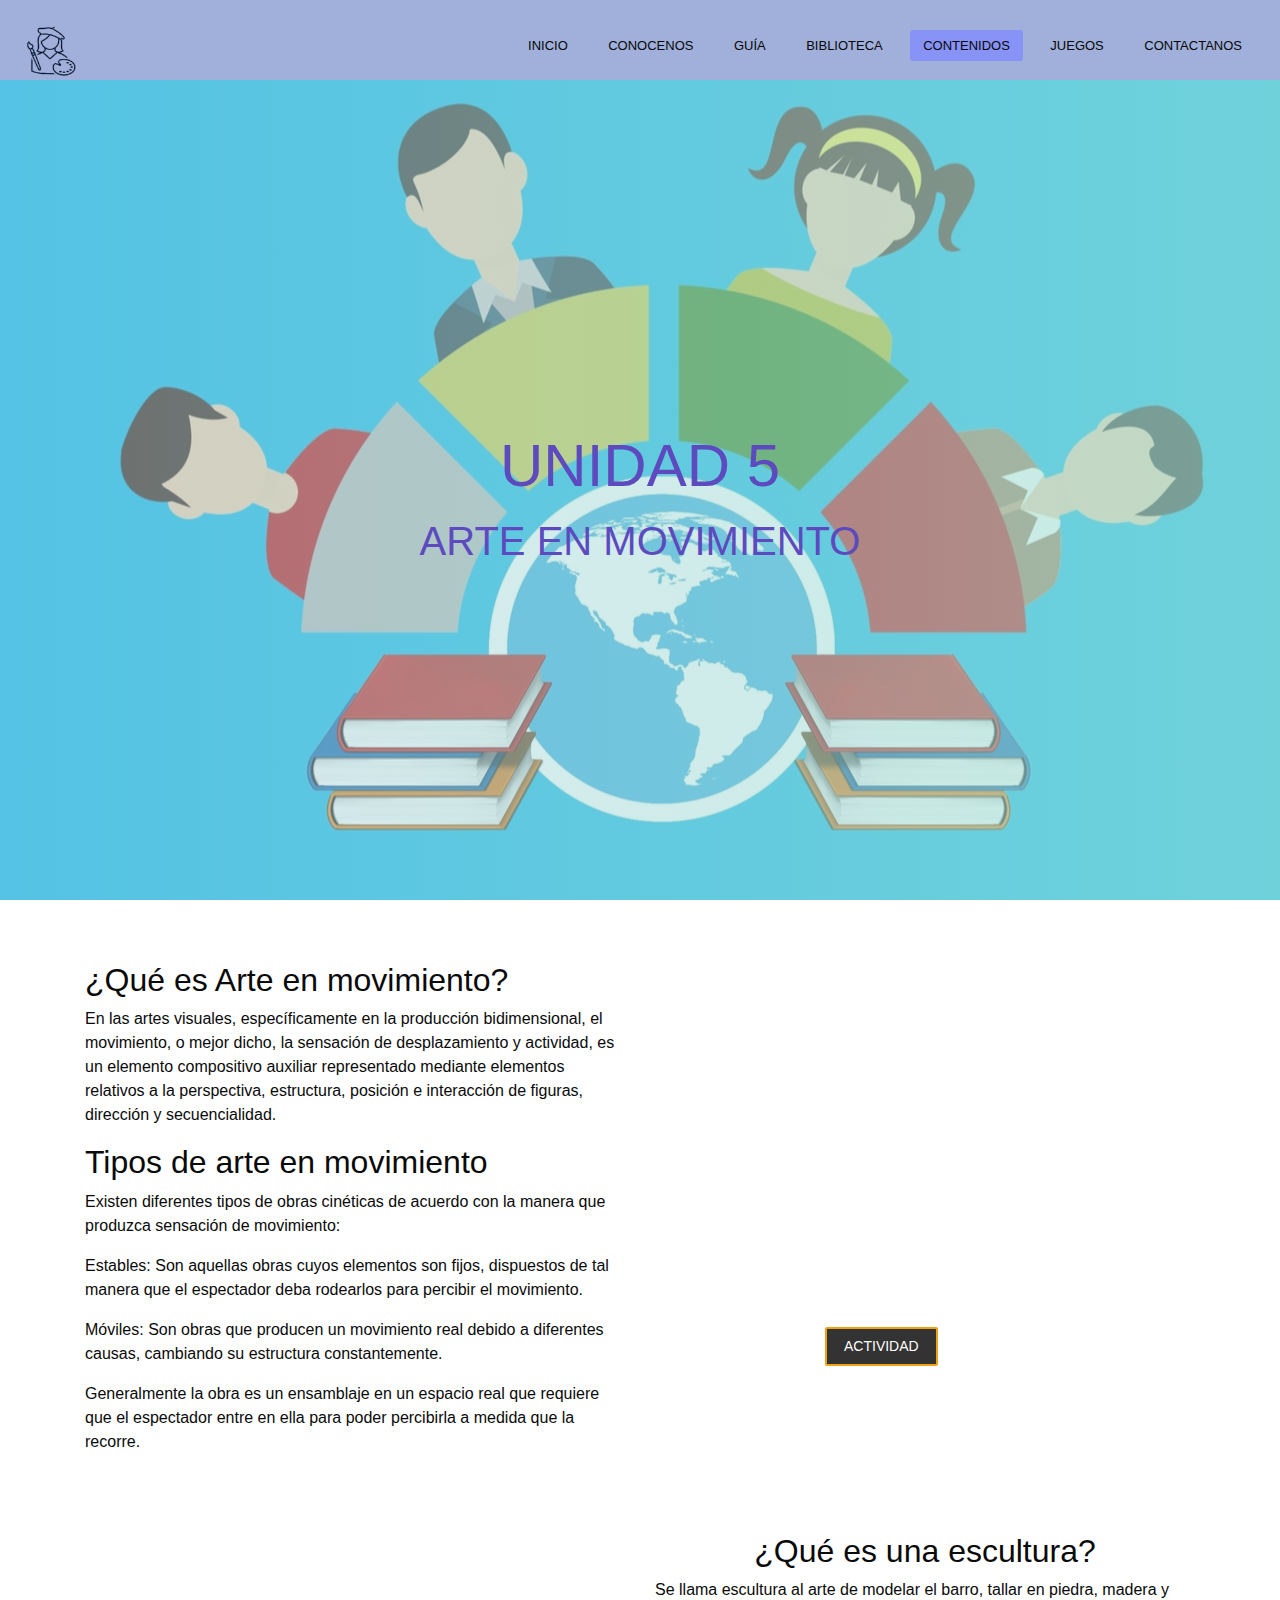
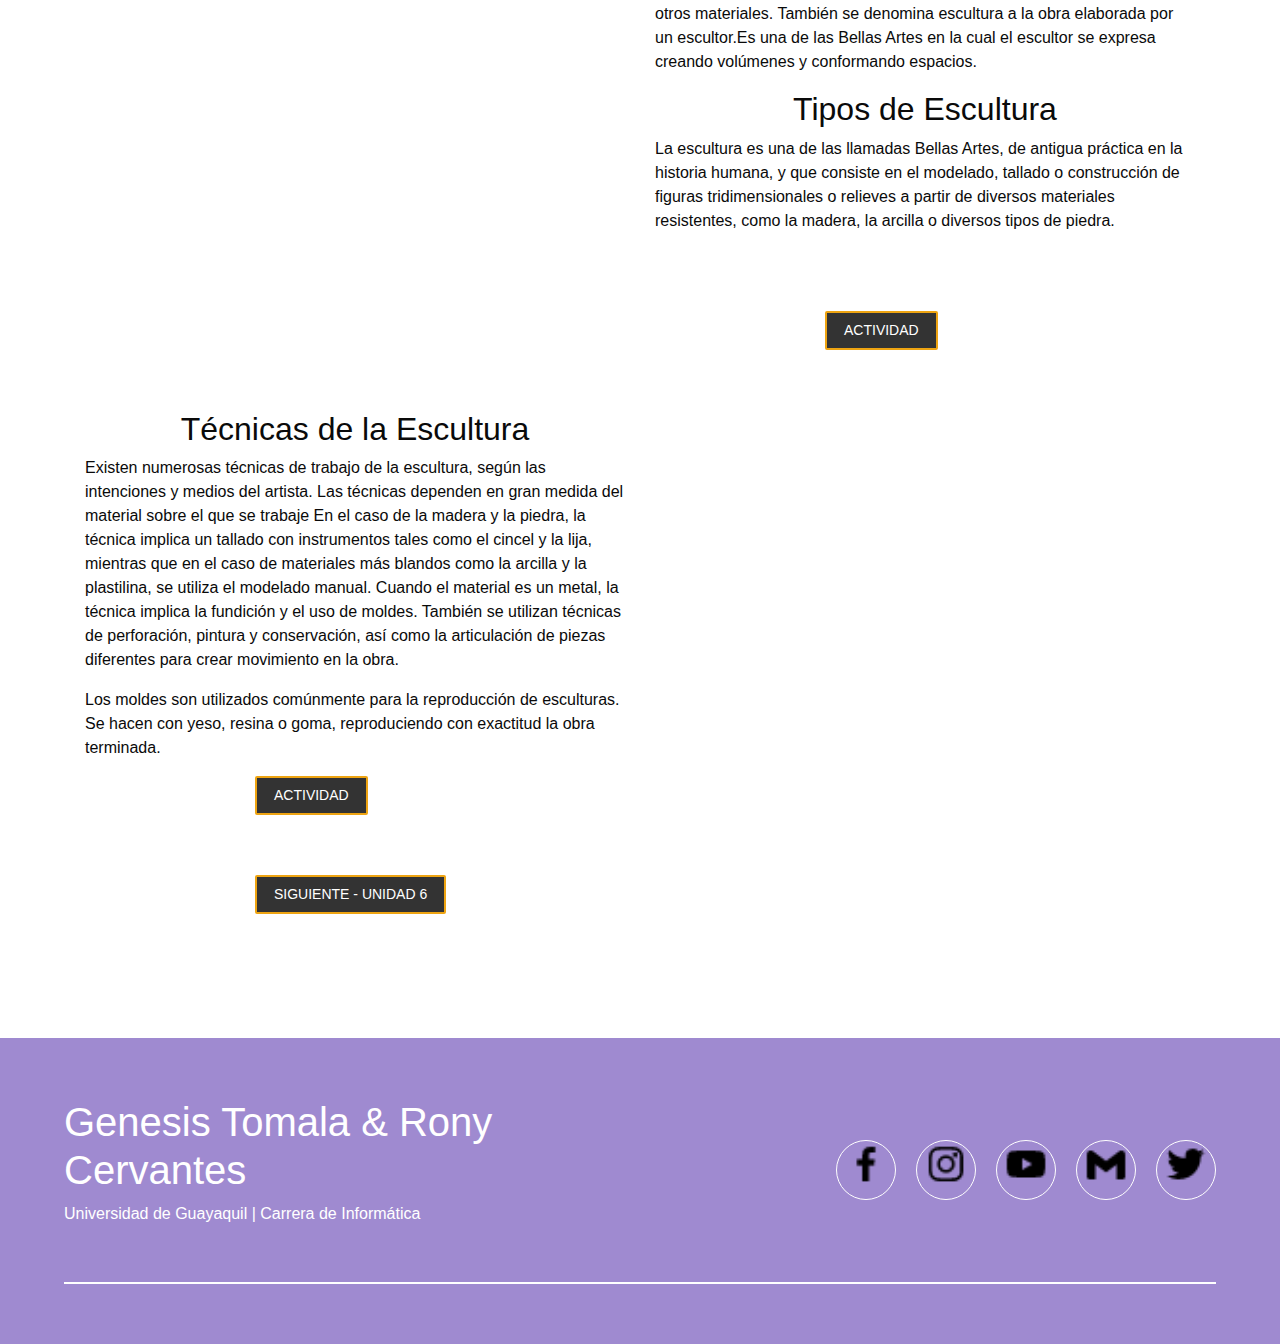
<file: Unidad5.html>
<!DOCTYPE html>
<html lang="en">
    <meta charset="utf-8">
    <meta http-equiv="X-UA-Compatible" content="IE=edge">   
    <meta name="viewport" content="width=device-width, initial-scale=1">
    <title>Unidad 5- EIDEA</title>  
    <link rel="shortcut icon" href="img/eidea_icon.png" type="image/x-icon" />
    <link rel="apple-touch-icon" href="images/apple-touch-icon.png">
    <link rel="stylesheet" href="css/estilos1.css">
    <link rel="stylesheet" href="css/estilos2.css">
    <link rel="stylesheet" href="css/estilos3.css">
    <link rel="stylesheet" href="css/estilos4.css">
    <link rel="stylesheet" href="css/estilos5.css">
    <link href="https://cdnjs.cloudflare.com/ajax/libs/font-awesome/5.13.0/css/all.min.css" rel="stylesheet">
    <script src="https://ajax.googleapis.com/ajax/libs/jquery/1.11.3/jquery.min.js"></script>
    <script src="js/botonarriba.js"> </script>
</head>
<body>
    <nav>
         <input type="checkbox" id="check">
            <label for="check" class="checkbtn">
                <i class="fas fa-bars"></i>
            </label>
            <a href="#" class="enlace">
                <img src="img/eidea_icon.png" alt="" class="logo">
            </a>
            <ul>
                <li><a href="index.html">Inicio</a></li>
                <li><a href="Nosotros.html">Conocenos</a></li>
                <li><a href="Guia.html">Guía</a></li>
                <li><a href="Biblioteca.html">Biblioteca</a></li>
                <li><a class="active" href="#">Contenidos</a>
                    <ul>
                    <li><a href="Unidad1.html">Unidad 1</a></li>
                    <li><a href="Unidad2.html">Unidad 2</a></li>
                    <li><a href="Unidad3.html">Unidad 3</a></li>
                    <li><a href="Unidad4.html">Unidad 4</a></li>
                    <li><a href="Unidad5.html">Unidad 5</a></li>
                    <li><a href="Unidad6.html">Unidad 6</a></li>
                    </ul>
                </li>
                <li><a href="Juegos.html">Juegos</a></li>
                <li><a href="Contactanos.html">Contactanos</a></li>
            </ul>
        </nav>

<section>
    <div class="contenedor head">
    <h1 class="titulo">UNIDAD 5 </h1>
    <h1>ARTE EN MOVIMIENTO</h1>
    </div>
</section>
<a class="ir-arriba"  javascript:void(0) title="Volver arriba">
    <span class="fa-stack">
      <i class="fa fa-circle fa-stack-2x"></i>
      <i class="fa fa-arrow-up fa-stack-1x fa-inverse"></i>
    </span>
  </a>
    <div class="container">
        <div class="section-title row text-center">
            <div class="col-md-8 offset-md-2">
            </div>
        </div>

        <div class="row align-items-center">
            <div class=" col-xl-6 col-lg-6 col-md-12 col-sm-12">
                <div class="message-box">
                    <h2>¿Qué es Arte en movimiento?</h2>
                    <p>En las artes visuales, específicamente en la producción bidimensional, el movimiento, o mejor dicho, la sensación de desplazamiento y actividad, es un elemento compositivo auxiliar representado mediante elementos relativos a la perspectiva, estructura, posición e interacción de figuras, dirección y secuencialidad.</p>
                    <h2>Tipos de arte en movimiento</h2>
                    <p>  Existen diferentes tipos de obras cinéticas de acuerdo con la manera que produzca sensación de movimiento:</p> 
                    <p>Estables: Son aquellas obras cuyos elementos son fijos, dispuestos de tal manera que el espectador deba rodearlos para percibir el movimiento.</p>
                    <p>Móviles: Son obras que producen un movimiento real debido a diferentes causas, cambiando su estructura constantemente.</p>
                    <p>Generalmente la obra es un ensamblaje en un espacio real que requiere que el espectador entre en ella para poder percibirla a medida que la recorre.</p>
                </div>
                <div class="line"></div>
            </div>
            <div class="col-xl-6 col-lg-6 col-md-12 col-sm-12">
                <div class="embed-container">
                    <iframe src="https://onedrive.live.com/embed?cid=260E4A0119FEA8D3&amp;resid=260E4A0119FEA8D3%212041&amp;authkey=AG6n15Wd9Jvh7RA&amp;em=2&amp;wdAr=1.7777777777777777" width="476px" height="450px" frameborder="0">Esto es un documento de <a target="_blank" href="https://office.com">Microsoft Office</a> incrustado con tecnología de <a target="_blank" href="https://office.com/webapps">Office</a>.</iframe>
                </div>
                <div class="line"></div>
                <div class="blog-button">
                    <a href="https://es.educaplay.com/recursos-educativos/12758619-arte_en_movimiento.html" target="_blank" class="hover-btn-new orange"><span>Actividad</span></a> </div>
                    <div class="line"></div>
                </div>
        </div>

        <div class="row align-items-center">
            <div class="col-xl-6 col-lg-6 col-md-12 col-sm-12">
                <div class="embed-container">
                    <iframe src="https://onedrive.live.com/embed?cid=260E4A0119FEA8D3&amp;resid=260E4A0119FEA8D3%212039&amp;authkey=AKLPxcOGTuG5vZI&amp;em=2&amp;wdAr=1.7777777777777777" width="476px" height="288px" frameborder="0">Esto es un documento de <a target="_blank" href="https://office.com">Microsoft Office</a> incrustado con tecnología de <a target="_blank" href="https://office.com/webapps">Office</a>.</iframe> </div>
            
                </div>
            <div class="col-xl-6 col-lg-6 col-md-12 col-sm-12">
                <div class="message-box">
                    
                    <h2 ALIGN="center">¿Qué es una escultura?</h2>
                    <p>Se llama escultura al arte de modelar el barro, tallar en piedra, madera y otros materiales. También se denomina escultura a la obra elaborada por un escultor.​Es una de las Bellas Artes en la cual el escultor se expresa creando volúmenes y conformando espacios.</p>
                    <h2 ALIGN="center">Tipos de Escultura</h2>
                    <p> La escultura es una de las llamadas Bellas Artes, de antigua práctica en la historia humana, y que consiste en el modelado, tallado o construcción de figuras tridimensionales o relieves a partir de diversos materiales resistentes, como la madera, la arcilla o diversos tipos de piedra.</p>
                    <div class="line"></div>
                    <div class="blog-button">
                        <a href="https://es.educaplay.com/recursos-educativos/11299916-introduccion_a_la_escultura.html" target="_blank" class="hover-btn-new orange"><span>Actividad</span></a> </div>
                    <div class=" section-title row"></div> </div>
                </div>
            </div>
            <div class="row align-items-center">
                <div class=" col-xl-6 col-lg-6 col-md-12 col-sm-12">
                    <div class="message-box">
                        <h2 ALIGN="center">Técnicas de la Escultura</h2>
                        <p>Existen numerosas técnicas de trabajo de la escultura, según las intenciones y medios del artista. Las técnicas dependen en gran medida del material sobre el que se trabaje
                            En el caso de la madera y la piedra, la técnica implica un tallado con instrumentos tales como el cincel y la lija, mientras que en el caso de materiales más blandos como la arcilla y la plastilina, se utiliza el modelado manual.  
                            Cuando el material es un metal, la técnica implica la fundición y el uso de moldes. También se utilizan técnicas de perforación, pintura y conservación, así como la articulación de piezas diferentes para crear movimiento en la obra.    
                        </p>
                        <p> Los moldes son utilizados comúnmente para la reproducción de esculturas. Se hacen con yeso, resina o goma, reproduciendo con exactitud la obra terminada.</p>
                        <div class="blog-button">
                            <a href="https://es.educaplay.com/recursos-educativos/11351741-tecnicas_de_la_escultura.html" target="_blank" class="hover-btn-new orange"><span>Actividad</span></a> </div>
                            <div class=" section-title row"></div><div class="blog-button">
                                <a href="Unidad6.html" class="hover-btn-new orange"><span>Siguiente - Unidad 6</span></a> </div>
                    </div>
                    <div class="line"></div>
                </div>
                <div class="col-xl-6 col-lg-6 col-md-12 col-sm-12">
                    <div class="embed-container">
                        <iframe src="https://onedrive.live.com/embed?cid=260E4A0119FEA8D3&amp;resid=260E4A0119FEA8D3%212033&amp;authkey=AOZqskKcv4LhPAY&amp;em=2&amp;wdAr=1.7777777777777777" width="476px" height="288px" frameborder="0">Esto es un documento de <a target="_blank" href="https://office.com">Microsoft Office</a> incrustado con tecnología de <a target="_blank" href="https://office.com/webapps">Office</a>.</iframe>
                    </div>
                </div>
            </div>
    </div>
</div>
<div class="line"></div> 
</div>
<footer id="footer">
        <div class="contenedor footer-content">
                <div class="contact-us">
                    <h2 class="brand">Genesis Tomala & Rony Cervantes</h2>
                    <p> Universidad de Guayaquil | Carrera de Informática </p>
                </div>
                <div class="social-media">
                    <a href="https://m.facebook.com/EIDEA-101080046030020/" class="social-media-icon">   <img src="img/facebook.png" width="80%">
                    </a>
                    <a href="https://www.instagram.com/invites/contact/?i=pw85v8fnyfw1&utm_content=p1cbblm" class="social-media-icon"> <img src="img/instagram.png" width="80%">
                    </a>
                    <a href="https://www.youtube.com/channel/UCFQPwub7M1exJkj_Xc6yRBg" class="social-media-icon"> <img src="img/youtube.png" width="80%">
                    </a>
                    <a href="ronydereck20@outlook.com" class="social-media-icon">  <img src="img/gmail.png" width="80%">
                    </a>
                    <a href="https://twitter.com/EIDEA_2022" class="social-media-icon">  <img src="img/twitter.png" width="80%">
                    </a>
                </div>
        </div>
        <div class="line"></div>
    </footer>
 
</body>
</html>
</file>
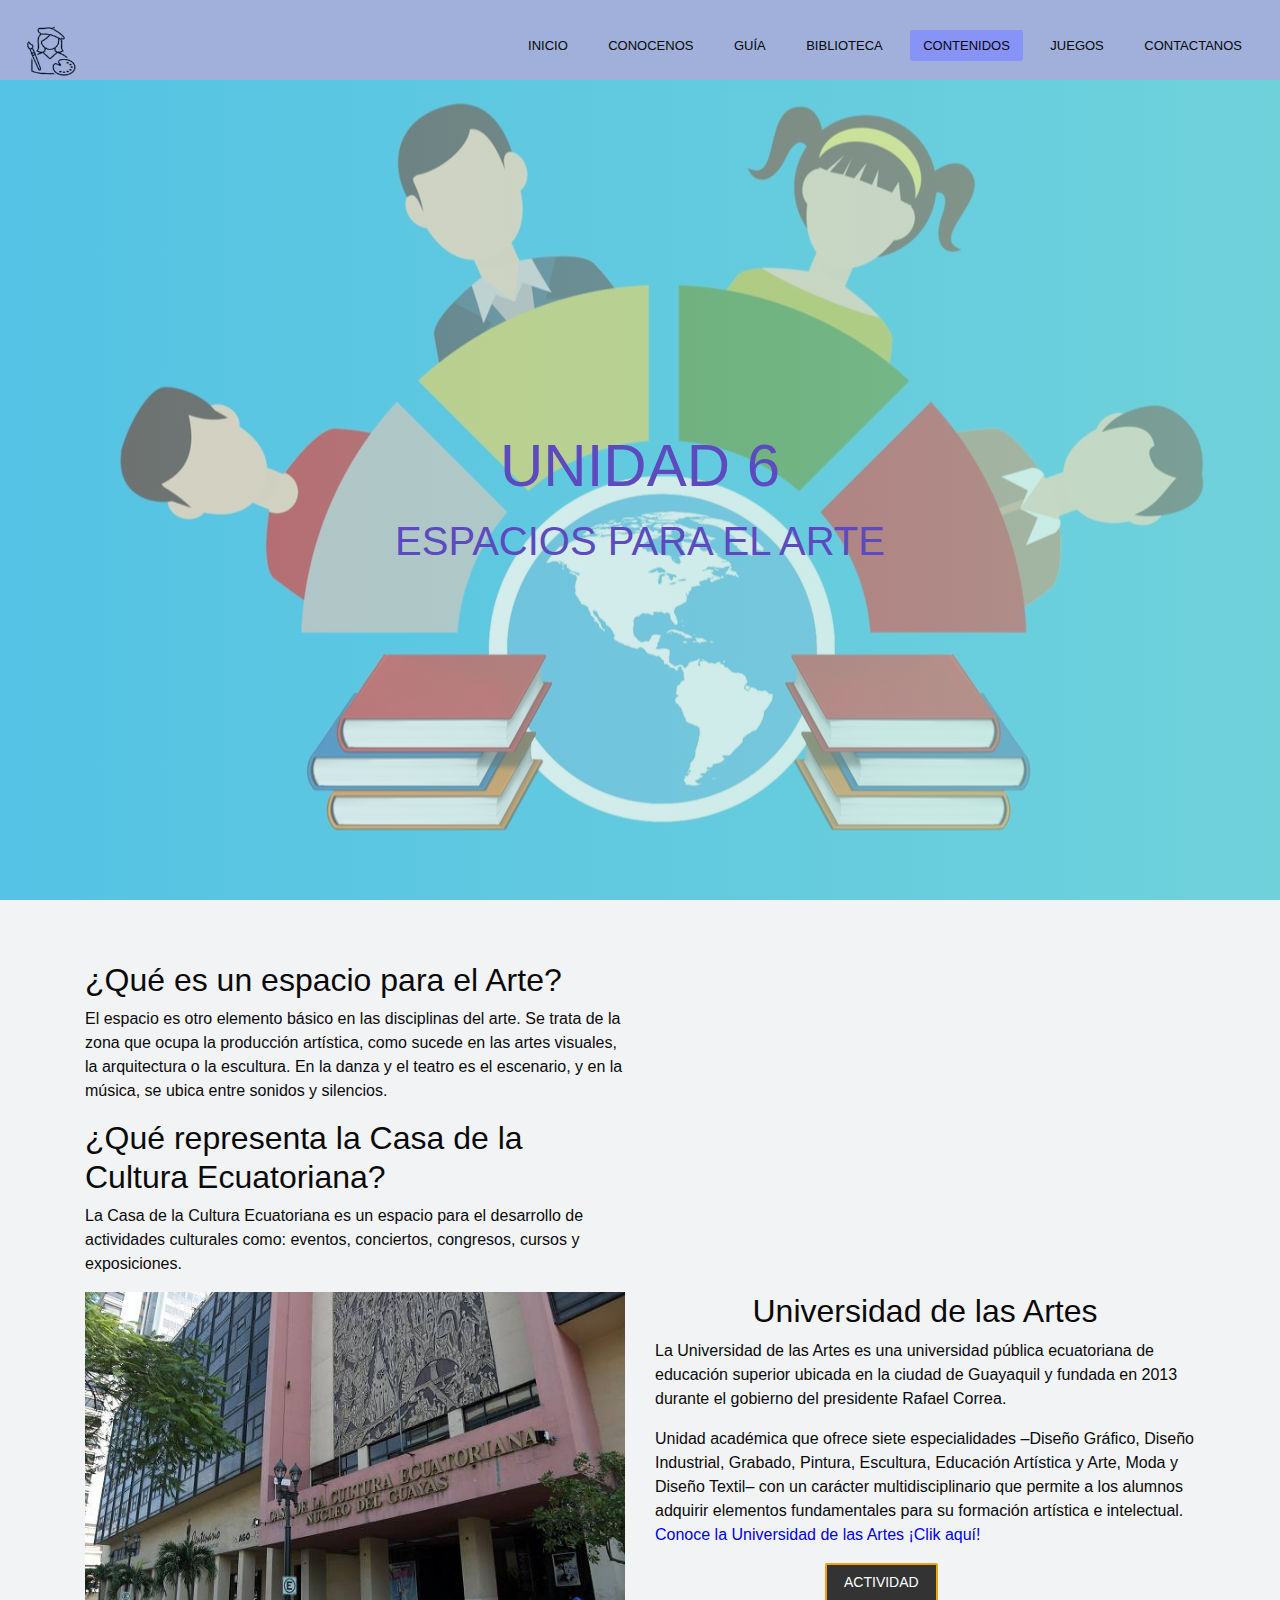
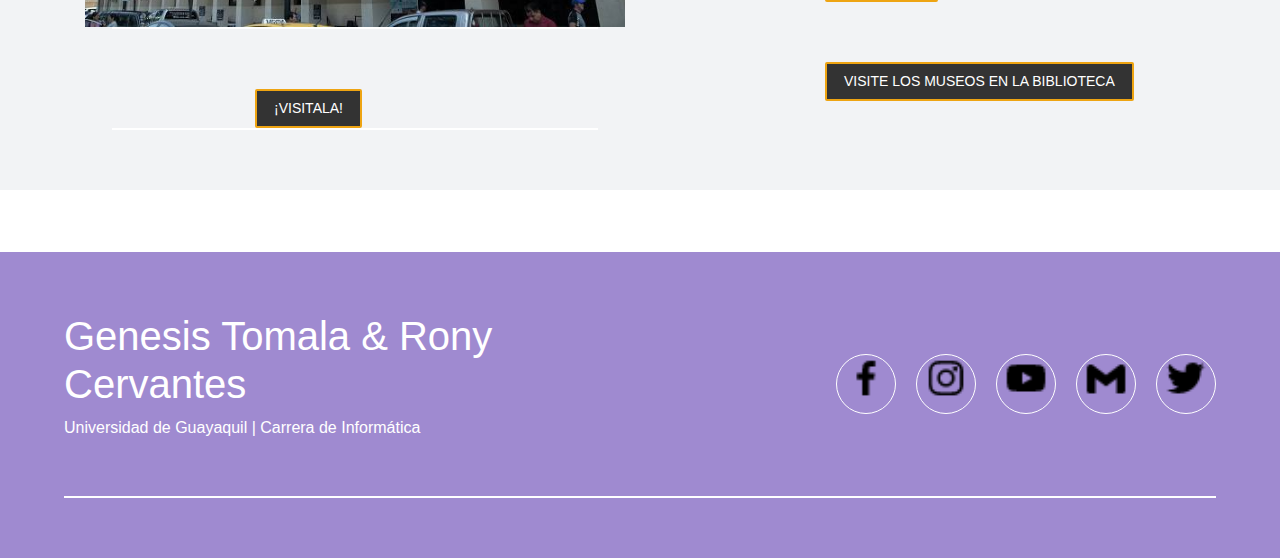
<file: Unidad6.html>
<!DOCTYPE html>
<html lang="en">
    <meta charset="utf-8">
    <meta http-equiv="X-UA-Compatible" content="IE=edge">   
    <meta name="viewport" content="width=device-width, initial-scale=1">
    <title>Unidad 6- EIDEA</title>  
    <link rel="shortcut icon" href="img/eidea_icon.png" type="image/x-icon" />
    <link rel="apple-touch-icon" href="images/apple-touch-icon.png">
    <link rel="stylesheet" href="css/estilos1.css">
    <link rel="stylesheet" href="css/estilos2.css">
    <link rel="stylesheet" href="css/estilos3.css">
    <link rel="stylesheet" href="css/estilos4.css">
    <link rel="stylesheet" href="css/estilos5.css">
    <link href="https://cdnjs.cloudflare.com/ajax/libs/font-awesome/5.13.0/css/all.min.css" rel="stylesheet">
    <script src="https://ajax.googleapis.com/ajax/libs/jquery/1.11.3/jquery.min.js"></script>
    <script src="js/botonarriba.js"> </script>
</head>
<body>
    <nav>
         <input type="checkbox" id="check">
            <label for="check" class="checkbtn">
                <i class="fas fa-bars"></i>
            </label>
            <a href="#" class="enlace">
                <img src="img/eidea_icon.png" alt="" class="logo">
            </a>
            <ul>
                <li><a href="index.html">Inicio</a></li>
                <li><a href="Nosotros.html">Conocenos</a></li>
                <li><a href="Guia.html">Guía</a></li>
                <li><a href="Biblioteca.html">Biblioteca</a></li>
                <li><a class="active" href="#">Contenidos</a>
                    <ul>
                    <li><a href="Unidad1.html">Unidad 1</a></li>
                    <li><a href="Unidad2.html">Unidad 2</a></li>
                    <li><a href="Unidad3.html">Unidad 3</a></li>
                    <li><a href="Unidad4.html">Unidad 4</a></li>
                    <li><a href="Unidad5.html">Unidad 5</a></li>
                    <li><a href="Unidad6.html">Unidad 6</a></li>
                    </ul>
                </li>
                <li><a href="Juegos.html">Juegos</a></li>
                <li><a href="Contactanos.html">Contactanos</a></li>
            </ul>
        </nav>

<section>
    <div class="contenedor head">
    <h1 class="titulo">UNIDAD 6 </h1>
    <h1>ESPACIOS PARA EL ARTE</h1>
    </div>
</section>
<a class="ir-arriba"  javascript:void(0) title="Volver arriba">
    <span class="fa-stack">
      <i class="fa fa-circle fa-stack-2x"></i>
      <i class="fa fa-arrow-up fa-stack-1x fa-inverse"></i>
    </span>
  </a>
<div id="overviews" class="section lb">
    <div class="container">
        <div class="section-title row text-center">
            <div class="col-md-8 offset-md-2">
            </div>
        </div>
        <div class="row align-items-center">
            <div class=" col-xl-6 col-lg-6 col-md-12 col-sm-12">
                <div class="message-box">
                    <h2>¿Qué es un espacio para el Arte?</h2>
                    <p>El espacio es otro elemento básico en las disciplinas del arte. Se trata de la zona que ocupa la producción artística, como sucede en las artes visuales, la arquitectura o la escultura. En la danza y el teatro es el escenario, y en la música, se ubica entre sonidos y silencios.</p>
                    <h2>¿Qué representa la Casa de la Cultura Ecuatoriana?</h2>
                    <p> La Casa de la Cultura Ecuatoriana es un espacio para el desarrollo de actividades culturales como: eventos, conciertos, congresos, cursos y exposiciones. </p>
                </div>
            </div>
            
            <div class="col-xl-6 col-lg-6 col-md-12 col-sm-12">
                <div class="embed-container">
                    <iframe src="https://onedrive.live.com/embed?cid=260E4A0119FEA8D3&amp;resid=260E4A0119FEA8D3%212038&amp;authkey=AKGtCJ61v1PEViI&amp;em=2&amp;wdAr=1.7777777777777777" width="476px" height="288px" frameborder="0">Esto es un documento de <a target="_blank" href="https://office.com">Microsoft Office</a> incrustado con tecnología de <a target="_blank" href="https://office.com/webapps">Office</a>.</iframe>
                </div>
            </div>
        </div>
        <div class="row align-items-center">
            <div class="col-xl-6 col-lg-6 col-md-12 col-sm-12">
                <div>
                    <img src="img/Casa_cultura.jpg" alt="" class="img-fluid img-rounded">
                    <div class="line"></div>
                    <div class="blog-button">
                        <a href="https://casadelacultura.gob.ec/nucleos-provinciales/costa/guayas/" target="_blank" class="hover-btn-new orange"><span>¡Visitala!</span></a> </div>
                    <div class="line"></div>
                </div>
            </div>
            
            <div class="col-xl-6 col-lg-6 col-md-12 col-sm-12">
                <div class="message-box">
                    <h2 ALIGN="center"> Universidad de las Artes</h2>
                    <p>La Universidad de las Artes es una universidad pública ecuatoriana de educación superior ubicada en la ciudad de Guayaquil y fundada en 2013 durante el gobierno del presidente Rafael Correa.​</p>
                    <p>Unidad académica que ofrece siete especialidades –Diseño Gráfico, Diseño Industrial, Grabado, Pintura, Escultura, Educación Artística y Arte, Moda y Diseño Textil– con un carácter multidisciplinario que permite a los alumnos adquirir elementos fundamentales para su formación artística e intelectual.
                    <a href="http://www.uartes.edu.ec/sitio/" target="_blank" >Conoce la Universidad de las Artes ¡Clik aquí!</a> </p>

                     <div class="blog-button">
                    <a href="https://padlet.com/tomalagonzabayg/u6cj5wvf63b9yoj6" target="_blank" class="hover-btn-new orange"><span>Actividad</span></a> </div>
                    <div class=" section-title row"></div><div class="blog-button">
                        <a href="Biblioteca.html" class="hover-btn-new orange"><span> Visite los museos en la Biblioteca</span></a> </div> </div>
                </div>
            </div>
        </div>
    </div>
    <div class="line"></div>
</div>
<footer id="footer">
        <div class="contenedor footer-content">
                <div class="contact-us">
                    <h2 class="brand">Genesis Tomala & Rony Cervantes</h2>
                    <p> Universidad de Guayaquil | Carrera de Informática </p>
                </div>
                <div class="social-media">
                    <a href="https://m.facebook.com/EIDEA-101080046030020/" class="social-media-icon">   <img src="img/facebook.png" width="80%">
                    </a>
                    <a href="https://www.instagram.com/invites/contact/?i=pw85v8fnyfw1&utm_content=p1cbblm" class="social-media-icon"> <img src="img/instagram.png" width="80%">
                    </a>
                    <a href="https://www.youtube.com/channel/UCFQPwub7M1exJkj_Xc6yRBg" class="social-media-icon"> <img src="img/youtube.png" width="80%">
                    </a>
                    <a href="ronydereck20@outlook.com" class="social-media-icon">  <img src="img/gmail.png" width="80%">
                    </a>
                    <a href="https://twitter.com/EIDEA_2022" class="social-media-icon">  <img src="img/twitter.png" width="80%">
                    </a>
                </div>
        </div>
        <div class="line"></div>
    </footer>
 
</body>
</html>
</file>
<file: css/estilos1.css>
*{
    padding: 0;
    margin: 0;
    text-decoration: none;
    list-style: none;
    box-sizing: border-box;
}

:root{
    scroll-behavior: smooth;
}

body{
    font-family: 'Open Sans', sans-serif;
}

nav{
    background: #a0b0da;
    height: 80px;
    width: 100%;
}
.enlace{
    position: absolute;
    padding: 20px 50px;
}
.logo{
    height: 60px;
    margin-left: -30px;
}


nav ul{
    float: right;
    margin-right: 20px;
    list-style: none;
}

nav ul li{
    display:inline-block;
    line-height: 80px;
    margin: 5px 5px;
}
nav ul li a{
    color: rgb(7, 7, 7);
    font-size: 13px;
    padding: 8px 13px;
    border-radius: 3px;
    text-transform: uppercase;
}
li a.active, li a:hover{
    background: #8893f7;
    transition: .5s;
}
 

nav li>ul{
    display:none;
    }

nav li:hover>ul{
    display:block;
    position:absolute;
    top:85px;
    left:500px;
    background-color:  #aba6d1;
}

.checkbtn{
    font-size: 30px;
    color: rgb(255, 253, 253);
    float: right;
    line-height: 80px;
    margin-right: 40px;
    cursor: pointer;
    display: none;
}
#check{
    display: none;
}

section{
    width: 100%;
    height: 675px;
    /* fallback for old browsers */
    background: -webkit-linear-gradient(to right, hsla(197, 44%, 80%, 0.459), hsla(167, 50%, 77%, 0.664)), url(../Portada.jpg);
    /* Chrome 10-25, Safari 5.1-6 */
    background: linear-gradient(to right, hsla(197, 44%, 80%, 0.459), hsla(167, 50%, 77%, 0.664)), url(../Portada.jpg);
    /* W3C, IE 10+/ Edge, Firefox 16+, Chrome 26+, Opera 12+, Safari 7+ */
    background-attachment: fixed;
    background-position: center center;
    height: calc(100vh - 80px);
    
}

@media (max-width: 952px){
    .enlace{
        padding: 20px;
    }
    nav ul li a{
        font-size: 14px;
    }
}

@media (max-width: 858px){
    .checkbtn{
        display: block;
    }
    ul{
        position: absolute;
        width: 100%;
        height: 92vh;
        background: #a0b0da;
        top: 80px;
        left: -100%;
        text-align: center;
        transition: all .5s;
    }
    nav ul li{
        display: block;
        margin: 50px 0;
        line-height: 30px;
    }
    nav ul ul{
        position: absolute;
        width: 35%;
        height: 79vh;
        margin-right: auto;
        background: #a0b0da;
        text-align: center;
        transition: all .5s;
    }

    nav li>ul{
        display:none;

        }
    
    nav li:hover>ul{
        display:block;
        position:absolute;
        background-color: #aba6d1;
    }
         
    nav ul li a{
        font-size: 15px;
    }

    li a:hover, li a.active{
        background-color: #3ca3c0;
        color: rgb(104, 49, 233);
    }
    #check:checked ~ ul{
        left:0;
    }
    #check:checked ~ ul ul{
        left:0;
    }
    
}

.contenedor{
    width: 90%;
    max-width: 1200px;
    overflow: hidden;
    margin: auto;
    padding: 60px 0;
}

.contenedor-in{
    width: 90%;
    max-width: 1200px;
    overflow: hidden;
    margin: auto;
    padding: 20px 0;
}

.head{
    padding: 0;
    height: 100%;
    display: flex;
    flex-direction: column;
    justify-content: center;
    text-align: center;
    color: rgb(92, 74, 190);
}

.icon{
    position: fixed;
    top: 30px;
    right: 30px;
    background: #fff;
    width: 40px;
    height: 40px;
    cursor: pointer;
    border-radius: 10px;
    box-shadow: 0 0 6px rgba(0, 0, 0, .5);
}

.spread{
    transform: translateX(0);
}



.titulo{
    font-size: 60px;
    margin-bottom: 15px;
}

.copy{
    font-weight: 300;
    font-size: 25px;
}

/* Objetivos*/

.subtitulo{
    color: #7d58d4;
    font-size: 40px;
    text-align: center;
    font-weight: 300;
    margin-bottom: 30px;
}

.contenedor-servicio{
    display: flex;
    justify-content: space-evenly;
    align-items: center;
    flex-wrap: wrap;
}

.contenedor-servicio img{
    width: 40%;
}

.checklist-servicio{
    width: 45%;
}

.service{
    margin-bottom: 20px;
}

.n-service{
    margin-bottom: 30px;
    color: #9f8ad0;
}

.number{
    display: inline-block;
    background-image: linear-gradient(to top, #a18cd1 0%, #fbc2eb 100%);
    line-height: 30px;
    text-align: center;
    border-radius: 50%;
    margin-right: 5px;
    width: 30px;
    height: 30px;
    color: #fff;
    font-weight: 700;
}

.gallery{
    background: #f2f2f2;
}

.contenedor-galeria{
    display: flex;
    flex-wrap: wrap;
    justify-content: space-evenly;
    margin-top: 30px;
}

.contenedor-gale{
    display: flex;
    flex-wrap: wrap;
    justify-content: space-evenly;
    margin-top: 50px;
}

.img-galeria{
    width: 30%;
    display: block;
    margin-bottom: 15px;
    box-shadow: 0 0 6px rgba(0, 0, 0, .6);
}

.imagen-light{
    position: fixed;
    display: flex;
    align-items: center;
    justify-content: center;
    width: 100%;
    height: 100%;
    top: 0;
    left: 0;
    background: rgba(0, 0, 0, 0.534);
    transform: translate(100%);
    transition: transform .2s ease-in-out;
}

.agregar-imagen{
    width: 60%;
    transform: scale(0);
    border-radius: 10px;
    transition: transform .3s .2s;
}

.showImage{
    transform: scale(1);
}

.show{
    transform: translate(0);
}

.close{
    position: absolute;
    top: 15px;
    right: 15px;
    width: 40px;
    cursor: pointer;
}

.experts{
    width: 100%;
    display: flex;
    flex-wrap: wrap;
    justify-content: space-evenly;
    align-items: center;
}

.cont-expert{
    width: 30%;
    text-align: center;
    margin-bottom: 30px;
}

.cont-expert img{
    display: center;
    width: 40%;
    margin: 0;
    
    border-radius: 60%;
}

.n-expert{
    width: 100%;
    display: inline-block;
    margin-top: 20px;
    font-weight: 400;
}

/* Caja de contactanos*/
.contacto{
    border: 1px solid #CED5D7;
    border-radius: 6px;
    padding: 45px 45px 20px;
    margin-top: 50px;
    background-color: white;
    box-shadow: 0px 5px 10px #B5C1C5, 0 0 0 10px #EEF5F7 inset;
}
.contacto label{
    display: block;
    font-weight: bold;
}
.contacto div{
    margin-bottom: 15px;
}
.contacto input[type='text'], .contacto textarea{
    padding: 7px 6px;
    width: 294px;
    border: 1px solid #CED5D7;
    resize: none;
    box-shadow:0 0 0 3px #EEF5F7;
    margin: 5px 0;
}
.contacto input[type='text']:focus, .contacto textarea:focus{
    outline: none;
    box-shadow:0 0 0 3px #dde9ec;
}
.contacto input[type='submit']{
    border: 1px solid #CED5D7;
    box-shadow:0 0 0 3px #EEF5F7;
    padding: 8px 16px;
    border-radius: 20px;
    font-weight: bold;
    text-shadow: 1px 1px 0px white;
 
    background: #e4f1f6;
    background: -moz-linear-gradient(top, #e4f1f6 0%, #cfe6ef 100%);
    background: -webkit-linear-gradient(top, #e4f1f6 0%,#cfe6ef 100%);
}
.contacto input[type='submit']:hover{
    background: #edfcff;
    background: -moz-linear-gradient(top, #edfcff 0%, #cfe6ef 100%);
    background: -webkit-linear-gradient(top, #edfcff 0%,#cfe6ef 100%);
}
.contacto input[type='submit']:active{
    background: #cfe6ef;
    background: -moz-linear-gradient(top, #cfe6ef 0%, #edfcff 100%);
    background: -webkit-linear-gradient(top, #cfe6ef 0%,#edfcff 100%);
}

/* imagenes*/

.contenedor-ima{
    justify-content: space-evenly;
    display: grid;
    margin: 70px;
    grid-template-columns: repeat(2, 1fr);
    grid-auto-rows: minmax(100px, auto);
    grid-gap: 20px;
  }
/* Pie de página*/


footer{
    background: #9f8ad0;
    padding-bottom: 0.1px;
}

.footer-content{
    display: flex;
    justify-content: space-between;
    align-items: center;
    flex-wrap: wrap;
    padding-top: 60px;
    padding-bottom: 40px;
}


.contact-us{
    width: 40%;
    color: #fff;
}

.brand{
    font-weight: 500;
    font-size: 40px;
}

.brand+p{
    font-weight: 500;
}

.social-media{
    width: 50%;
    display: flex;
    justify-content: flex-end;
}

.social-media-icon{
    display: inline-block;
    margin-left: 20px;
    width: 60px;
    height: 60px;
    border: 1px solid #fff;
    border-radius: 50%;
    text-align: center;
    color: #fff;
}

.social-media-icon i{
    font-size: 30px;
    line-height: 60px;
}

.line{
    width: 90%;
    max-width: 1200px;
    margin: auto;
    height: 2px;
    background: #fff;
    margin-bottom: 60px;
}

.social-media-icon:hover{
    background: #fff;
    color:#764ba2;
}

@media screen and (max-width: 800px){
    .menu-navegacion{
        width: 50vw;
    }

    .titulo{
        font-size: 40px;
    }

    .contenedor-servicio img{
        width: 80%;
        margin-bottom: 40px;
    }
    
    .checklist-servicio{
        width: 80%;
    }

    .service{
        margin-bottom: 30px;
    }

    .img-galeria{
        width: 45%;
    }
    
    .agregarImagen{
        width: 80%;
    }

    
    .cont-expert{
        width: 80%;
    }
    
    .footer-content{
        justify-content: center;
    }

    .social-media{
        width: 80%;
        justify-content: space-evenly;
    }

    .social-media-icon{
        margin-left: 0;
    }

    .contact-us{
        text-align: center;
        width: 80%;
        margin-bottom: 40px;
    }
    
}


@media screen and (max-width: 500px){
    .menu-navegacion{
        width: 65vw;
    }

    .icon{
        top: 20px;
        right: 20px;
    }

    .titulo{
        font-size: 30px;
    }

    .subtitulo{
        font-size: 30px;
    }

    .img-galeria{
        width: 95%;
    }
    
    .agregar-imagen{
        width: 90%;
    }

    .social-media{
        width: 100%;
        justify-content: space-evenly;
    }

    .social-media-icon{
        margin-left: 0;
    }

    .contact-us{
        text-align: center;
        width: 95%;
        margin-bottom: 40px;
    }
    
}

.contenedor-contacto{
    width: 400px;
    margin:  auto;
    background-color: #E2ECEE;
}


.contacto{
    border: 1px solid #95cbda;
    border-radius: 6px;
    padding: 45px 45px 20px;
    margin-top: 50px;
    background-color: rgb(252, 252, 252);
    box-shadow: 0px 5px 10px #B5C1C5, 0 0 0 10px #EEF5F7 inset;
}
.contacto label{
    display: block;
    font-weight: bold;
}
.contacto div{
    margin-bottom: 15px;
}
.contacto input[type='text'], .contacto textarea{
    padding: 7px 6px;
    width: 294px;
    border: 1px solid #CED5D7;
    resize: none;
    box-shadow:0 0 0 3px #EEF5F7;
    margin: 5px 0;
}
.contacto input[type='text']:focus, .contacto textarea:focus{
    outline: none;
    box-shadow:0 0 0 3px #dde9ec;
}
.contacto input[type='submit']{
    border: 1px solid #CED5D7;
    box-shadow:0 0 0 3px #3ca3c0;
    padding: 8px 16px;
    border-radius: 20px;
    font-weight: bold;
    text-shadow: 1px 1px 0px white;
    background: #e4f1f6;
    background: -moz-linear-gradient(top, #e4f1f6 0%, #cfe6ef 100%);
    background: -webkit-linear-gradient(top, #e4f1f6 0%,#cfe6ef 100%);
}
.contacto input[type='submit']:hover{
    background: #edfcff;
    background: -moz-linear-gradient(top, #edfcff 0%, #cfe6ef 100%);
    background: -webkit-linear-gradient(top, #edfcff 0%,#cfe6ef 100%);
}
.contacto input[type='submit']:active{
    background: #cfe6ef;
    background: -moz-linear-gradient(top, #cfe6ef 0%, #edfcff 100%);
    background: -webkit-linear-gradient(top, #cfe6ef 0%,#edfcff 100%);
}

/*Botón de arriba */
.ir-arriba{
    display:none;
    background-repeat:no-repeat;
    font-size:20px;
    color:black;
    cursor:pointer;
    position:fixed;
    bottom:10px;
    right:10px;
    z-index:2;
  }

  /*iframe */
  .embed-container {
    position: relative;
    padding-bottom: 56.25%;
    height: 0;
    overflow: hidden;
}
.embed-container iframe {
    position: absolute;
    top:0;
    left: 0;
    width: 100%;
    height: 100%;
}
</file>
<file: css/estilos2.css>
@import url('https://fonts.googleapis.com/css?family=Rubik:300,300i,400,400i,500,500i,700,700i,900,900i');


.section.wb {
    background-color: #ffffff;
}

.section.lb {
    background-color: #f2f3f5;
}

.section.db {
    background-color: #1f1f1f;
}

.section.color1 {
    background-color: #448AFF;
}
.section.cl {
	background-color: #2d3032;
}

.hover-btn-new{
	color: #080808;
	display: inline-block;
	font-weight: 400;
	line-height: 46px;
	padding: 0 17px;
	text-transform: uppercase;
	position: relative;
	border: 2px solid #fff;
	font-size: 14px;
	-webkit-transition: all 0.3s ease-in-out;
	-moz-transition: all 0.3s ease-in-out;
	-ms-transition: all 0.3s ease-in-out;
	-o-transition: all 0.3s ease-in-out;
	transition: all 0.3s ease-in-out;
	border-radius: 2px;
}

.orange{
	border-color: #eea412;
}

.first-section {
    position: relative;
    overflow: hidden;
    height: 100%;	
	vertical-align: middle;
}

.first-section::before {
    content: "";
    position: absolute;
    height: 100%;
    width: 100%;
	top: 0px;
	left: 0px;
    display: block;
    background: rgba(0,0,0,0.5);
}

.first-section h2 {
    color: #ffffff;
    font-size: 68px;
    font-weight: 300;
    text-transform: capitalize;
    display: block;
    margin: 0;
    padding: 0 0 30px;
    position: relative;
}

.first-section h2 strong{
	color: #eea412;
}

.first-section .lead {
    font-size: 21px;
    font-weight: 300;
    padding: 0 0 40px;
    margin: 0;
    line-height: inherit;
    color: #ffffff;
}

.macbookright {
    width: 980px;
    position: absolute;
    right: -15%;
    bottom: -6%;
}

.section-title {
    display: block;
    position: relative;
    margin-bottom: 60px;
}

.section-title p {
    color: #999;
    font-weight: 400;
    font-size: 18px;
    line-height: 33px;
    margin: 0;
}

.section-title h3 {
    font-size: 42px;
    font-weight: 500;
    line-height: 62px;
    margin: 0 0 25px;
    padding: 0;
    text-transform: none;
}

.section.colorsection p,
.section.colorsection h3,
.section.db h3 {
    color: #ffffff;
}


.box-slider .first-section{
	display: table;
	position: relative;
	width: 100%;
}
.dtab{
	display: table-cell;
	vertical-align: middle;
}


.page-section{
	padding: 70px 0px; 
}

.customwidget a{
	position: relative;
	padding: 13px 40px;
	font-size: 18px;
	display: inline-block;
}



/*------------------------------------------------------------------
    BOTONES
-------------------------------------------------------------------*/

.navbar-default .btn-light {
    padding: 0 20px;
    margin-left: 15px;
}

.btn-light {
    padding: 13px 40px;
    font-size: 18px;
    border: 2px solid #ffffff !important;
    color: #ffffff;
    background-color: transparent;
}

.btn-dark {
    padding: 13px 40px;
    font-size: 18px;
    border: 1px solid #ececec !important;
    color: #1f1f1f;
    background-color: transparent;
}

.btn-light:hover,
.btn-light:focus {
    border-color: rgba(255, 255, 255, 0.6);
    color: rgba(255, 255, 255, 0.6);
}

body.host_version .slide-btn.btn-light{
	background-color: #2d3032 !important;
	color: #ffffff !important;
	border: 2px solid #2d3032 !important;
}
body.host_version .first-section .effect-1.slide-btn::after{
	box-shadow: 0 0 0 2px #2d3032;
}


.all-title-box{
	-webkit-background-size: cover;
	-moz-background-size: cover;
	-o-background-size: cover;
	background-size: cover;
	background-position: center;
	min-height: 300px;
}


span.m_1 {
    font-weight: 300;
    font-size: 20px;
    line-height: 1.5em;
	display: block;
}

.list-domain{
	margin-top: 30px;
}

.list-domain ul{
	list-style: none;
	margin: 0px;
	padding: 0px;
}

.list-domain ul li{
	display: inline-block;
	padding: 10px 0px;
}

.dmoain-pricing table {
  border-collapse: collapse;
  margin: 0;
  padding: 0;
  width: 100%;
  table-layout: fixed;
}

.dmoain-pricing table .domain-head {
  color: #fff;
  font-size: 20px;
  font-weight: 400;
  background: #9dc15b;
}

.dmoain-pricing table .domain-head th {
  border-right: 2px solid #fff;
}

.dmoain-pricing table .domain-head th:last-child {
  border-right: none;
}

.dmoain-pricing table th {
  padding: 11px 0;
  text-align: center;
  font-weight: 600;
}

.dmoain-pricing table td {
  padding: 23px 0;
  text-align: center;
  font-weight: 700;
  color: #707070;
}

.dmoain-pricing table th,
.dmoain-pricing tbody tr td:nth-child(1) {
  text-transform: capitalize;
}

.dmoain-pricing tbody tr td:nth-child(1) {
  font-size: 20px;
  color: #000;
  font-weight: 600;
}



.pricingTable{
    text-align: center;
	box-shadow: 0 5px 14px rgba(0, 0, 0, 0.1);
}
.pricingTable .pricingTable-header{
    color:#feffff;
    background: #333333;
}
.pricingTable .heading{
    display: block;
    padding-top: 25px;
}
.pricingTable .heading:after{
    content: "";
    border-top: 1px solid rgba(255, 255, 255 ,0.4);
    display: inline-block;
    width: 85%;
}
.pricingTable .heading > h3{
    margin: 0;
    text-transform: capitalize;
    font-size: 38px;
	font-weight: 700;
	color: #fff;
}
.pricingTable .heading > span{
    text-transform: capitalize;
    font-size: 13px;
    margin-top: 5px;
    display: block;
}
.pricingTable .price-value{
    padding-bottom: 25px;
    display: block;
    font-size: 34px;
}
.pricingTable-header > .price-value > .month{
    font-size: 14px;
    display: inline-block;
    text-transform: uppercase;
}
.pricingTable .price-value > span{
    display: block;
    font-size: 14px;
    line-height: 20px;
}
.pricingTable .pricingContent{
    text-transform: capitalize;
    background: #ffffff;
    color:#333333;
}
.pricingTable .pricingContent > i{
    font-size: 60px;
    margin-top: 20px;
	color: #eea412;
}
.pricingTable .pricingContent ul{
    list-style: none;
    padding: 0;
    margin-bottom: 0;
    text-align: left;
}
.pricingTable .pricingContent ul li{
    padding: 12px 0;
    border-bottom: 1px solid #000;
    border-top: 1px solid #333;
    width: 85%;
    margin: 0 auto;
}
.pricingTable .pricingContent ul li:first-child{
    border-top: 0px none;
}
.pricingTable .pricingContent ul li:last-child{
    border-bottom: 0px none;
}
.pricingTable .pricingContent ul li:before{
    content: "\f00c";
    font-family:'FontAwesome'; font-weight: 900;
    margin-right: 10px;
    transition:all 0.5s ease 0s;
}
.pricingTable .pricingContent ul li:hover:before{
    margin-right: 20px;
}
.pricingTable .pricingTable-sign-up{
    padding: 20px 0;
    background: #ffffff;
    color:#fff;
    text-transform: capitalize;
}
.pricingTable .pricingTable-sign-up > span{
    margin-top: 10px;
    display: block;
}
.pricingTable .btn-block{
    width: 40%;
    margin: 0 auto;
    background: #e67e22;
    color:#fff;
    text-transform: capitalize;
    border: 0px none;
    padding: 10px;
    border-radius: 3px;
    font-size: 17px;
    transition:all 0.5s ease 0s;
}
.pricingTable .btn-block:hover{
    border-radius: 12px;
}
.pricingTable .btn-block:before{
    content: "\f07a";
    font-family:'FontAwesome'; font-weight: 900;
    margin-right: 10px;
}
.pricingTable.pink .pricingTable-header{
    background: #333333;
}
.pricingTable.orange .pricingTable-header{
    background: #333333;
}
.pricingTable.green .pricingTable-header{
    background: #008b8b;
}
@media screen and (max-width: 990px){
    .pricingTable{
        margin-bottom: 20px;
    }
}

.pricingTable-sign-up a,
.pricingTable-sign-up a.hover-btn-new::after {
	-webkit-transition: all 0.3s;
	-moz-transition: all 0.3s;
	-o-transition: all 0.3s;
	transition: all 0.3s;
}

.pricingTable-sign-up a.hover-btn-new::before,
.pricingTable-sign-up a.hover-btn-new::after {
  background: #eea412;
  content: '';
  position: absolute;
  z-index: 1;
}

.pricingTable-sign-up a.hover-btn-new:hover span {
  color: #333333;
}
.pricingTable-sign-up a.hover-btn-new::before {
  height: 100%;
  left: 0;
  top: 0;
  width: 100%;
}
.pricingTable-sign-up a.hover-btn-new::after {
  background: #333333 !important;
  height: 100%;
  left: 0;
  top: 0;
  width: 100%;
}
.pricingTable-sign-up a.hover-btn-new span{
	position: relative;
	z-index: 2;
	color: #fff;
}
.pricingTable-sign-up a.hover-btn-new:hover:after {
  height: 0;
  left: 50%;
  top: 50%;
  width: 0;
}



#testimonial-box .testimonial h3{
	color: #ffffff;
}

#testimonial-box .desc:hover{
	background: #9dc15b;
	border: 1px solid #9dc15b;
}

#testimonial-box .desc:hover .lead{
	color: #121212;
}

.customer-box .nav-tabs{
	border-bottom: none;
	padding: 20px;
	background: #f6f6f6;
}

.customer-box .nav-tabs > li > a.active{
	border: none;
	background: #eea412;
	color: #fff;
	border-radius: 0px;
}

.customer-box .nav-tabs > li > a{
	border-radius: 0px;
	border: 0px;
	background: #2d3032;
	color: #ffffff;
	padding: 10px 25px;
	font-size: 18px;
	display: block;
}

.customer-box .nav-tabs > li > a:hover{
	background: #eea412;
	color: #ffffff;
	border: 0px;
}

.customer-box .tab-content{
	padding: 20px;
}

.for-pwd{
	margin-left: 20px;
}

.customer-box .tab-content .form-group .form-control{
	background-color: #fff;
	margin-bottom: 30px;
	border: 1px solid #ebebeb;
	box-sizing: border-box;
	color: #bcbcbc;
	font-size: 16px;
	outline: 0 none;
	padding: 10px 25px;
	height: 55px;
	resize: none;
	box-shadow: none !important;
	width: 100%;
}
.tit-up {
	position: relative;
}
.tit-up .close{
	position: absolute;
	z-index: 2;
	right: 0px;
	top: 0px;
	margin: 0;
}

.small-map {
    width: 100%;
    height: 500px;
    margin: 0 auto auto;
}

.map-btn{
	background: #2d3032;
	width: 60px;
	height: 60px;
	text-align: center;
	line-height: 60px;
	font-size: 25px;
	color: #fff;
	margin: 0 auto;
	cursor: pointer;
	border-radius: 4px 4px 0px 0px;
}

.pd{
	padding: 0px 15px;
}


.inner-dit{
	padding: 15px 15px;
	background: #333333;
	color: #ffffff;
}


.widget.server a{
	position: relative;
	padding: 13px 40px;
	font-size: 18px;
	display: inline-block;
	color: #ffffff;
}

.widget.server a,
.widget.server a.hover-btn-new::after {
	-webkit-transition: all 0.3s;
	-moz-transition: all 0.3s;
	-o-transition: all 0.3s;
	transition: all 0.3s;
}

.widget.server a.hover-btn-new::before,
.widget.server a.hover-btn-new::after {
  background: #9dc15b;
  content: '';
  position: absolute;
  z-index: 1;
}

.widget.server a.hover-btn-new:hover span {
  color: #333333;
}

.widget.server a.hover-btn-new::before {
  height: 100%;
  left: 0;
  top: 0;
  width: 100%;
}

.widget.server a.hover-btn-new::after {
  background: #333333 !important;
  height: 100%;
  left: 0;
  top: 0;
  width: 100%;
}
.widget.server a.hover-btn-new span{
	position: relative;
	z-index: 2;
}

.widget.server a.hover-btn-new:hover:after {
  height: 0;
  left: 50%;
  top: 50%;
  width: 0;
}



.img-bg-01{
	
	background-size: cover;
}
.img-bg-02{
	
	background-size: cover;
}
.img-bg-03{

	background-size: cover;
}
.img-bg-04{

	background-size: cover;
}


.our-team{
    text-align: center;
	margin-bottom: 30px;
}
.our-team .team-img{
    overflow: hidden;
    position: relative;
}
.our-team .team-img img{
    width: 100%;
    height: auto;
}
.our-team .social{
    width: 100%;
    height: 30%;
    background: rgba(238, 164, 18,0.9);
    position: absolute;
    top: 50%;
    left: 0;
    opacity: 0;
	border-radius: 100%;
    transform: translateY(-50%) rotate(-30deg);
    transition: all 0.3s ease 0s;
}
.our-team:hover .social{
    height: 100%;
    opacity: 1;
	border-radius: 0px;
    transform: translateY(-50%) rotate(0deg);
}
.our-team .social ul{
    padding: 0;
    margin: 0;
    width: 100%;
    text-align: center;
    position: absolute;
    top: 45%;
    left: 0;
}
.our-team .social ul li{
    display: inline-block;
}
.our-team .social ul li a{
    display: block;
    width: 30px;
    height: 30px;
    line-height: 30px;
    border-radius: 50%;
    font-size: 17px;
    color: #fff;
    margin-left: 10px;
    background: #212121;
    transition: all 0.3s ease 0s;
}
.our-team .social ul li a:hover{
    background: #fff;
    color: #f3904d;
}
.our-team .team-content{
    padding: 20px 0;
    background: #f5f7f8;
    color: #54478a;
}
.our-team .title{
    display: block;
    font-size: 20px;
    font-weight: 500;
    letter-spacing: 1px;
    text-transform: uppercase;
    margin: 0 0 7px 0;
	padding: 0px;
}
.our-team .post{
    display: block;
    font-size: 15px;
    color: #999;
}
.our-team:hover .team-content{
	background: #4babb1;
}
.our-team:hover .team-content .title{
	color: #ffffff;
}
.our-team:hover .post{
	color: #cccccc;
}


@media only screen and (max-width: 990px){
    .our-team{ margin-bottom: 30px; }
}

.blog-item {
    background: #f1f1f1;
    padding: 20px;
}
.image-blog img{
	padding: 0 !important;
	width: 100%;
	margin: 0 !important;
	opacity: 1;
	-moz-opacity: 1;
	-khtml-opacity: 1;
	-webkit-transition: all 150ms ease-in-out;
	-moz-transition: all 150ms ease-in-out;
	-o-transition: all 150ms ease-in-out;
	-ms-transition: all 150ms ease-in-out;
	transition: all 150ms ease-in-out;
}
.image-blog img:hover{
	-khtml-opacity: 0.8;
	opacity: 0.8;
}
.blog-item .meta-info-blog{
	margin-top: 25px;
	padding: 0;
	text-transform: uppercase;
	font-size: 12px;
	font-weight: 300;
}
.meta-info-blog > span {
    display: inline-block;
    padding-right: 14px;
    color: #777;
}
.meta-info-blog > span > a {
	color: #eea412;
}
.meta-info-blog > span > a:hover {
	color: #4babb1;
}
.blog-title > h2{
	margin: 15px 0;
	padding: 0px;
}
.blog-title a {
    font-size: 18px;
    line-height: 25px;
    font-weight: 500;
    color: #555;
    text-transform: capitalize;
}
.blog-button .hover-btn-new{
	line-height: 35px;
    margin-left: 170px;
}


.blog-button a.hover-btn-new::before, .blog-button a.hover-btn-new::after {
    background: #eea412;
    content: '';
    position: absolute;
    z-index: 1;
}
.blog-button a.hover-btn-new::after {
    background: #333333 !important;
    height: 100%;
    left: 0;
    top: 0;
    width: 100%;
}
.blog-button a.hover-btn-new span {
    position: relative;
    z-index: 2;
    color: #fff;
}
.blog-button a.hover-btn-new:hover span {
    color: #333333;
}
.blog-button a.hover-btn-new::before {
    height: 100%;
    left: 0;
    top: 0;
    width: 100%;
}
.blog-button a.hover-btn-new:hover::after {
    height: 0;
    left: 50%;
    top: 50%;
    width: 0;
}
.blog-button a.hover-btn-new::after {
    -webkit-transition: all 0.3s;
    -moz-transition: all 0.3s;
    -o-transition: all 0.3s;
    transition: all 0.3s;
}

.post-content .post-date span{
	float: left;
}
.post-content .post-date .day{
	background: #eea412;
	color: #FFFFFF;
	font-size: 22px;
	font-weight: 600;
	padding: 0px 10px;
}
.post-content .post-date .month{
	background: #212121;
	color: #FFFFFF;
	padding: 7px 10px;
}
blockquote {
    padding: 10px 20px;
    margin: 0 0 20px;
    font-size: 17.5px;
    border-left: 5px solid #ffffff;
}
blockquote.default {
    border-color: #eea412;
    color: #666;
    background: #ffffff;
    font-size: inherit;
}

.blog-author{
	background: #f2f2f2;
	overflow: hidden;
	position: relative;
	margin-top: 30px;
}
.author-bio {
    display: block;
    float: left;
    padding: 20px;
    position: relative;
    width: 75%;
}
.author-desc{
	background: #eea412;
	float: right;
	height: 100%;
	min-height: 100%;
	overflow: hidden;
	padding: 20px 0;
	position: absolute;
	text-align: center;
	width: 25%;
	right: 0;
}
.author-bio .author_name a{
	color: #212121;
	font-weight: 500;
}
.author-bio h5{
	font-size: 16px;
}


.author-desc > img {
    background: #FFFFFF;
    border-radius: 50%;
    -webkit-border-radius: 50%;
    -moz-border-radius: 50%;
    margin-bottom: 20px;
    padding: 2px;
    max-width: 80px;
    max-height: 80px;
}
.author-social {
    list-style: none outside none;
    margin: 0 auto;
    overflow: hidden;
    padding: 0;
    text-align: center;
    z-index: 9999;
}
.author-social li {
    background: none !important;
    display: inline-block;
}
.author-social li a {
    color: #444;
    display: block;
    height: 30px;
    text-align: center;
    width: 30px;
    border-radius: 50%;
    -webkit-border-radius: 50%;
    -moz-border-radius: 50%;
    -webkit-transition: 0.25s;
    -moz-transition: 0.25s;
    -o-transition: 0.25s;
    transition: 0.25s;
    background: #f9f9f9;
}
.author-social li a i {
    font-size: 14px;
    line-height: 30px;
    margin-right: 0;
    float: none;
}
.blog-comments{
	margin: 50px auto;
}
.blog-comments h4{
	font-size: 22px;
	margin-bottom: 30px;
	padding: 0px;
	font-weight: 500;
}
.comment-list{
	margin: 0px;
	padding: 0px;
	list-style: none;
}
.avatar {
    float: left;
    width: 74px;
}
.avatar img {
    display: block;
    margin-right: 20px;
    position: relative;
    z-index: 0;
    border: 1px solid #4babb1;
    padding: 3px;
}
.comment-container {
    border-top: 2px solid #eea412;
    margin: 0 0 15px 90px;
    padding: 20px 20px;
    position: relative;
    -moz-transition: all 0.2s ease-in-out;
    -ms-transition: all 0.2s ease-in-out;
    -o-transition: all 0.2s ease-in-out;
    -webkit-transition: all 0.2s ease-in-out;
    transition: all 0.2s ease-in-out;
}
h5.comment-author {
    font-size: 16px;
    line-height: 20px;
    margin: 0;
	padding: 0px;
}
.comment-list .comment-meta {
    margin-bottom: 10px;
}
.comment-list a.comment-date {
    font-size: 12px;
    font-style: italic;
    color: #888;
}
a.link-style3 {
    color: inherit !important;
    font-size: 12px;
    font-weight: 700;
    text-decoration: none !important;
    text-transform: uppercase;
}
.comment-reply-link {
    position: absolute;
    right: 20px;
    top: 20px;
}
.children{
	list-style: none;
}
.comment-list ul.children {
    margin-left: 94px;
    padding: 0;
}
.comments-form h4{
	font-size: 22px;
	margin-bottom: 30px;
	padding: 0px;
	font-weight: 500;
}
.comment-form-main .form-group .form-control{
	font-size: 14px;
	color: #636363;
	line-height: 46px;
	padding: 0px 15px;
	border: none;
	border-bottom: 1px solid #efefef;
}

.hover-btn-new::before {
    height: 100%;
    left: 0;
    top: 0;
    width: 100%;
}
.post-btn button.hover-btn-new::after {
    background: #333333 !important;
    height: 100%;
    left: 0;
    top: 0;
    width: 100%;
}
.post-btn button.hover-btn-new span {
    position: relative;
    z-index: 2;
    color: #fff;
}
.post-btn button.hover-btn-new::before {
    height: 100%;
    left: 0;
    top: 0;
    width: 100%;
}
.post-btn button.hover-btn-new:hover::after {
    height: 0;
    left: 50%;
    top: 50%;
    width: 0;
}
.post-btn button.hover-btn-new:hover span {
    color: #333333;
}
.post-btn button.hover-btn-new::after {
    -webkit-transition: all 0.3s;
    -moz-transition: all 0.3s;
    -o-transition: all 0.3s;
    transition: all 0.3s;
}
.right-single .widget-search{
	margin-bottom: 30px;
	position: relative;
	display: inline-block;
	width: 100%;
}
#site-searchform .form-control{
	border: 1px solid #eee;
	background-color: #fff;
	width: 82%;
	height: 41px;
	padding: 5px 10px 5px 10px;
	color: #999;
	float: left;
	border-radius: 0;
}
#site-searchform #searchsubmit {
    float: left;
    width: 18%;
    height: 41px;
    cursor: pointer;
    text-indent: -5555em;
    line-height: 100;
    overflow: hidden;
    border: 0;
    transition: all 0.4s ease-in-out;
    -webkit-transition: all 0.4s ease-in-out;
    -moz-transition: all 0.4s ease-in-out;
    -ms-transition: all 0.4s ease-in-out;
    -o-transition: all 0.4s ease-in-out;
}
.widget-categories{
	margin-bottom: 30px;
}
.widget-categories .widget-title{
	font-size: 18px;
	font-weight: 400;
	padding: 0px;
	margin-bottom: 15px;
	border-right: 3px solid #eea412;
}
.widget-categories ul{
	list-style: none;
	margin: 0px;
	padding: 0px;
}
.widget-categories ul li{
	border-bottom: 1px solid #f2f2f2;
	font-size: 12px;
	line-height: 20px;
	padding: 8px 2px 8px 12px;
}
.widget-categories ul li a{
	color: #777;
	font-size: 13px;
}
.widget-categories ul li a:hover{
	color: #eea412;
}
.widget-tags .widget-title{
	font-size: 18px;
	font-weight: 400;
	padding: 0px;
	margin-bottom: 15px;
	border-right: 3px solid #eea412;
}
.widget-tags .tags{
	list-style: none;
	margin: 0px;
	padding: 0px;
}
.tags li {
    float: left;
    padding: 0px;
    margin: 0px 5px 5px 0px;
    list-style-type: none;
    line-height: 25px;
}
.tags li a {
    border: 1px solid #eea412;
    color: #212121;
	text-transform: capitalize;
    float: left;
    font-size: 12px;
    padding: 3px 8px;
    -webkit-transition: all 0.2s;
    -moz-transition: all 0.2s;
    -ms-transition: all 0.2s;
    -o-transition: all 0.2s;
    transition: all 0.2s;
}
.tags li a:hover {
	border-color: #eea412;
	background: #eea412;
	color: #ffffff;
}


.course-item{
	background: #ffffff;
}

.course-title a {
    font-size: 18px;
    line-height: 25px;
    font-weight: 500;
    color: #333333;
    text-transform: capitalize;
}
.course-item:hover .course-title a {
	color: #eea412;
}
.course-br{
	border: 1px solid #4babb1;
	padding: 15px;
}
.course-meta-bot{
	border: 1px solid #4babb1;
	border-top: 0px;
	padding: 15px;
}
.course-meta-bot ul{
	padding: 0px;
	margin: 0px;
	display: block;
	text-align: center;
}
.course-meta-bot ul li{
	display: inline-block;
	list-style: none;
	padding: 0px 5px;
	color: #212121;
	font-size: 11px;
}
.course-meta-bot ul li:hover{
	color: #eea412;
}
</file>
<file: css/estilos3.css>
body.host_version .icon_wrap i,
body.host_version .customwidget li i{
    color: #2d3032 !important;
}

body.host_version .lead strong {
    color: #000000
}

body.host_version .btn-light {
    background-color: #ffffff;
    color: #0f0f0f !important;
}

body.host_version .stat-wrap h3 {
    color: #ffffff !important;
}



body.host_version .stat-wrap,
body.host_version .dmtop:hover,
body.host_version .cac:hover,
body.host_version .features-right li:hover i,
body.host_version .features-left li:hover i,
body.host_version .divider-bar,
body.host_version .owl-next:hover i,
body.host_version .owl-prev:hover i,
body.host_version .icon-wrapper:hover i:hover,
body.host_version .grd1:hover,
body.host_version .grd1:focus {
    background-position: 100px;
    color: #ffffff !important;
    background: #eea412;
}

body.host_version .checkdomain {
    background-color: #fff;
    padding: 30px 0px;
    text-align: left;
}

body.host_version .checkdomain {
    margin-top: 0px;
    display: block;
    position: relative;
}


body.host_version .checkdomain-wrapper .form-group {
    background: #4babb1;
    padding: 10px;
    border: 1px solid #e9e9ec;
    width: 100%;
}

body.host_version .checkdomain hr {
    border-color: rgba(255, 255, 255, 0);
    margin: 10px 0;
}

body.host_version .checkdomain-wrapper .form-control {
    display: inline-block;
    vertical-align: middle;
    border: 1px solid #e9e9ec;
    box-shadow: none !important;
    border-radius: 0;
    width: 84%;
    height: 50px;
}

body.host_version .checkdomain-wrapper .btn {
    height: 50px;
    width: 15%;
	border: none;
}

body.host_version .icon-wrapper {
    text-align: left;
}

body.host_version .checkdomain-wrapper .checkbox {
    display: inline-block;
    margin-right: 15px;
    padding-left: 5px;
    text-align: left;
	width: 10%;
	position: relative;
	background: #9dc15b;
}

.checkbox-warning label{
	position: absolute;
	top: 0px;
	right: 0px;
	left: 0px;
	text-align: center;
	margin: 0 auto;
}

body.host_version .dev-list .widget p {
    margin: 0;
    padding: 5px 0 0;
}

body.host_version .dev-list img {
    width: 100%;
}


body.host_version .dev-list .widget {
    padding: 30px 0px;
    border: 1px solid #ededed;
	box-shadow: 0 0 8px 0 rgba(0,0,0,.08);
}

body.host_version .dev-list .widget h3 {
    font-size: 24px;
	font-weight: 500;
    padding: 0 0 5px;
    margin: 0;
	color: #ffffff;
    line-height: 1 !important;
}

body.host_version .dev-list .widget-title {
    padding: 20px 0 10px;
    margin: 0;
    line-height: 1 !important;
}

body.host_version .big-tagline img {
    margin-bottom: 20px;
    max-width: 186px;
}

body.host_version .navbar-default .btn-light {
    border-color: #efefef !important;
    padding-left: 10px;
    padding-right: 10px;
    margin: 0;
}

body.host_version .affix {
    background-color: #ffffff !important;
}

body.host_version .icon_wrap,
body.host_version .header_style_01 {
    background: #ffffff !important;
    position: relative;
}

body.host_version .effect-1:after {
    box-shadow: 0 0 0 2px #9dc15b;
}

body.host_version .first-section .effect-1:after,
body.host_version .stat-wrap .effect-1:after {
    box-shadow: 0 0 0 2px #fff;
}

body.host_version .header_style_01 .navbar-default .navbar-nav > li > a {
    color: #1f1f1f;
}

body.host_version .noover p {
    color: rgba(255, 255, 255, 1) !important;
}

body.host_version .noover .grd1 {
    border: 0 !important;
}

body.host_version .stat-wrap p {
    color: #ffffff;
    font-size: 38px;
    font-weight: 600;
    line-height: 1.3;
    margin: 0;
    padding: 13px 0 0;
}

body.host_version .icon_wrap {
    font-size: 62px;
}

body.host_version .first-section {
    overflow: visible ;
    position: relative;
	background-position: center;
	background-size: cover;
}

body.host_version .first-section h2 {
    padding-bottom: 15px;
}

body.host_version .first-section .lead {
    padding-bottom: 35px;
}


body.host_version .stat-wrap .alignleft {
    margin-right: 30px;
}
</file>
<file: css/estilos4.css>
*/:root{-webkit-tap-highlight-color:transparent}@-ms-viewport{width:device-width}article,aside,dialog,figcaption,figure,footer,header,hgroup,main,nav,section{display:block}body{margin:0;font-family:-apple-system,BlinkMacSystemFont,"Segoe UI",Roboto,"Helvetica Neue",Arial,sans-serif,"Apple Color Emoji","Segoe UI Emoji","Segoe UI Symbol";font-size:1rem;font-weight:400;line-height:1.5;color:#0a0a0a;text-align:left;background-color:#fff}[tabindex="-1"]:focus{outline:0!important}hr{box-sizing:content-box;height:0;overflow:visible}h1,h2,h3,h4,h5,h6{margin-top:0;margin-bottom:.5rem}p{margin-top:0;margin-bottom:1rem}abbr[data-original-title],abbr[title]{-webkit-text-decoration:underline dotted;text-decoration:underline dotted;cursor:help;border-bottom:0}address{margin-bottom:1rem;font-style:normal;line-height:inherit}img{vertical-align:middle;border-style:none}svg:not(:root){overflow:hidden}table{border-collapse:collapse}caption{padding-top:.75rem;padding-bottom:.75rem;color:#6c757d;text-align:left;caption-side:bottom}th{text-align:inherit}label{display:inline-block;margin-bottom:.5rem}button{border-radius:0}button:focus{outline:1px dotted;outline:5px auto -webkit-focus-ring-color}button,input,optgroup,select,textarea{margin:0;font-family:inherit;font-size:inherit;line-height:inherit}button,input{overflow:visible}button,select{text-transform:none}[type=reset],[type=submit],button,html [type=button]{-webkit-appearance:button}[type=button]::-moz-focus-inner,[type=reset]::-moz-focus-inner,[type=submit]::-moz-focus-inner,button::-moz-focus-inner{padding:0;border-style:none}input{display:none!important}.h1,.h2,.h3,.h4,.h5,.h6,h1,h2,h3,h4,h5,h6{margin-bottom:.5rem;font-family:inherit;font-weight:500;line-height:1.2;color:inherit}.h1,h1{font-size:2.5rem}.h2,h2{font-size:2rem}.h3,h3{font-size:1.75rem}.h4,h4{font-size:1.5rem}.h5,h5{font-size:1.25rem}.h6,h6{font-size:1rem}.lead{font-size:1.25rem;font-weight:300}.display-1{font-size:6rem;font-weight:300;line-height:1.2}.display-2{font-size:5.5rem;font-weight:300;line-height:1.2}.display-3{font-size:4.5rem;font-weight:300;line-height:1.2}.display-4{font-size:3.5rem;font-weight:300;line-height:1.2}hr{margin-top:1rem;margin-bottom:1rem;border:0;border-top:1px solid rgba(0,0,0,.1)}.small,small{font-size:80%;font-weight:400}.mark,mark{padding:.2em;background-color:#fcf8e3}.list-unstyled{padding-left:0;list-style:none}.list-inline{padding-left:0;list-style:none}.list-inline-item{display:inline-block}.list-inline-item:not(:last-child){margin-right:.5rem}.initialism{font-size:90%;text-transform:uppercase}.blockquote{margin-bottom:1rem;font-size:1.25rem}.blockquote-footer{display:block;font-size:80%;color:#6c757d}.blockquote-footer::before{content:"\2014 \00A0"}.img-fluid{max-width:100%;height:auto}.img-thumbnail{padding:.25rem;background-color:#fff;border:1px solid #dee2e6;border-radius:.25rem;max-width:100%;height:auto}.figure{display:inline-block}.figure-img{margin-bottom:.5rem;line-height:1}.figure-caption{font-size:90%;color:#6c757d}code,kbd,pre,samp{font-family:SFMono-Regular,Menlo,Monaco,Consolas,"Liberation Mono","Courier New",monospace}code{font-size:87.5%;color:#e83e8c;word-break:break-word}a>code{color:inherit}kbd{padding:.2rem .4rem;font-size:87.5%;color:#fff;background-color:#212529;border-radius:.2rem}kbd kbd{padding:0;font-size:100%;font-weight:700}pre{display:block;font-size:87.5%;color:#212529}pre code{font-size:inherit;color:inherit;word-break:normal}.pre-scrollable{max-height:340px;overflow-y:scroll}.container{width:100%;padding-right:15px;padding-left:15px;margin-right:auto;margin-left:auto;}@media (min-width:576px){.container{max-width:540px;}}@media (min-width:768px){.container{max-width:720px}}@media (min-width:992px){.container{max-width:960px}}@media (min-width:1200px){.container{max-width:1140px}}.container-fluid{width:100%;padding-right:15px;padding-left:15px;margin-right:auto;margin-left:auto}.row{display:-ms-flexbox;display:flex;-ms-flex-wrap:wrap;flex-wrap:wrap;margin-right:-15px;margin-left:-15px}.no-gutters{margin-right:0;margin-left:0}.no-gutters>.col,.no-gutters>[class*=col-]{padding-right:0;padding-left:0}.col,.col-1,.col-10,.col-11,.col-2,.col-3,.col-4,.col-5,.col-6,.col-7,.col-8,.col-9,.col-auto,.col-lg,.col-lg-1,.col-lg-10,.col-lg-11,.col-lg-12,.col-lg-2,.col-lg-3,.col-lg-5,.col-lg-6,.col-lg-7,.col-lg-8,.col-lg-9,.col-lg-auto,.col-md,.col-md-1,.col-md-10,.col-md-11,.col-md-12,.col-md-2,.col-md-3,.col-md-4,.col-md-5,.col-md-7,.col-md-8,.col-md-9,.col-md-auto,.col-sm,.col-sm-1,.col-sm-10,.col-sm-11,.col-sm-12,.col-sm-2,.col-sm-3,.col-sm-4,.col-sm-5,.col-sm-6,.col-sm-7,.col-sm-8,.col-sm-9,.col-sm-auto,.col-xl,.col-xl-1,.col-xl-10,.col-xl-11,.col-xl-12,.col-xl-2,.col-xl-3,.col-xl-4,.col-xl-5,.col-xl-6,.col-xl-7,.col-xl-8,.col-xl-9,.col-xl-auto{position:relative;width:100%;min-height:1px;padding-right:15px;padding-left:15px}
 
 .col{-ms-flex-preferred-size:0;flex-basis:0;-ms-flex-positive:1;flex-grow:1;max-width:100%}.col-auto{-ms-flex:0 0 auto;flex:0 0 auto;width:auto;max-width:none}.col-1{-ms-flex:0 0 8.333333%;flex:0 0 8.333333%;max-width:8.333333%}.col-2{-ms-flex:0 0 16.666667%;flex:0 0 16.666667%;max-width:16.666667%}.col-3{-ms-flex:0 0 25%;flex:0 0 25%;max-width:25%}.col-4{-ms-flex:0 0 33.333333%;flex:0 0 33.333333%;max-width:33.333333%}.col-5{-ms-flex:0 0 41.666667%;flex:0 0 41.666667%;max-width:41.666667%}.col-6{-ms-flex:0 0 50%;flex:0 0 50%;max-width:50%}.col-7{-ms-flex:0 0 58.333333%;flex:0 0 58.333333%;max-width:58.333333%}.col-8{-ms-flex:0 0 66.666667%;flex:0 0 66.666667%;max-width:66.666667%}.col-9{-ms-flex:0 0 75%;flex:0 0 75%;max-width:75%}.col-10{-ms-flex:0 0 83.333333%;flex:0 0 83.333333%;max-width:83.333333%}.col-11{-ms-flex:0 0 91.666667%;flex:0 0 91.666667%;max-width:91.666667%}.col-12{-ms-flex:0 0 100%;flex:0 0 100%;max-width:100%}.order-first{-ms-flex-order:-1;order:-1}.order-last{-ms-flex-order:13;order:13}.order-0{-ms-flex-order:0;order:0}.order-1{-ms-flex-order:1;order:1}.order-2{-ms-flex-order:2;order:2}.order-3{-ms-flex-order:3;order:3}.order-4{-ms-flex-order:4;order:4}.order-5{-ms-flex-order:5;order:5}.order-6{-ms-flex-order:6;order:6}.order-7{-ms-flex-order:7;order:7}.order-8{-ms-flex-order:8;order:8}.order-9{-ms-flex-order:9;order:9}.order-10{-ms-flex-order:10;order:10}.order-11{-ms-flex-order:11;order:11}.order-12{-ms-flex-order:12;order:12}.offset-1{margin-left:8.333333%}.offset-2{margin-left:16.666667%}.offset-3{margin-left:25%}.offset-4{margin-left:33.333333%}.offset-5{margin-left:41.666667%}.offset-6{margin-left:50%}.offset-7{margin-left:58.333333%}.offset-8{margin-left:66.666667%}.offset-9{margin-left:75%}.offset-10{margin-left:83.333333%}.offset-11{margin-left:91.666667%}@media (min-width:576px){.col-sm{-ms-flex-preferred-size:0;flex-basis:0;-ms-flex-positive:1;flex-grow:1;max-width:100%}.col-sm-auto{-ms-flex:0 0 auto;flex:0 0 auto;width:auto;max-width:none}.col-sm-1{-ms-flex:0 0 8.333333%;flex:0 0 8.333333%;max-width:8.333333%}.col-sm-2{-ms-flex:0 0 16.666667%;flex:0 0 16.666667%;max-width:16.666667%}.col-sm-3{-ms-flex:0 0 25%;flex:0 0 25%;max-width:25%}.col-sm-4{-ms-flex:0 0 33.333333%;flex:0 0 33.333333%;max-width:33.333333%}.col-sm-5{-ms-flex:0 0 41.666667%;flex:0 0 41.666667%;max-width:41.666667%}.col-sm-6{-ms-flex:0 0 50%;flex:0 0 50%;max-width:50%}.col-sm-7{-ms-flex:0 0 58.333333%;flex:0 0 58.333333%;max-width:58.333333%}.col-sm-8{-ms-flex:0 0 66.666667%;flex:0 0 66.666667%;max-width:66.666667%}.col-sm-9{-ms-flex:0 0 75%;flex:0 0 75%;max-width:75%}.col-sm-10{-ms-flex:0 0 83.333333%;flex:0 0 83.333333%;max-width:83.333333%}.col-sm-11{-ms-flex:0 0 91.666667%;flex:0 0 91.666667%;max-width:91.666667%}.col-sm-12{-ms-flex:0 0 100%;flex:0 0 100%;max-width:100%}.order-sm-first{-ms-flex-order:-1;order:-1}.order-sm-last{-ms-flex-order:13;order:13}.order-sm-0{-ms-flex-order:0;order:0}.order-sm-1{-ms-flex-order:1;order:1}.order-sm-2{-ms-flex-order:2;order:2}.order-sm-3{-ms-flex-order:3;order:3}.order-sm-4{-ms-flex-order:4;order:4}.order-sm-5{-ms-flex-order:5;order:5}.order-sm-6{-ms-flex-order:6;order:6}.order-sm-7{-ms-flex-order:7;order:7}.order-sm-8{-ms-flex-order:8;order:8}.order-sm-9{-ms-flex-order:9;order:9}.order-sm-10{-ms-flex-order:10;order:10}.order-sm-11{-ms-flex-order:11;order:11}.order-sm-12{-ms-flex-order:12;order:12}.offset-sm-0{margin-left:0}.offset-sm-1{margin-left:8.333333%}.offset-sm-2{margin-left:16.666667%}.offset-sm-3{margin-left:25%}.offset-sm-4{margin-left:33.333333%}.offset-sm-5{margin-left:41.666667%}.offset-sm-6{margin-left:50%}.offset-sm-7{margin-left:58.333333%}.offset-sm-8{margin-left:66.666667%}.offset-sm-9{margin-left:75%}.offset-sm-10{margin-left:83.333333%}.offset-sm-11{margin-left:91.666667%}}@media (min-width:768px){.col-md{-ms-flex-preferred-size:0;flex-basis:0;-ms-flex-positive:1;flex-grow:1;max-width:100%}.col-md-auto{-ms-flex:0 0 auto;flex:0 0 auto;width:auto;max-width:none}.col-md-1{-ms-flex:0 0 8.333333%;flex:0 0 8.333333%;max-width:8.333333%}.col-md-2{-ms-flex:0 0 16.666667%;flex:0 0 16.666667%;max-width:16.666667%}.col-md-3{-ms-flex:0 0 25%;flex:0 0 25%;max-width:25%}.col-md-4{-ms-flex:0 0 33.333333%;flex:0 0 33.333333%;max-width:33.333333%}.col-md-5{-ms-flex:0 0 41.666667%;flex:0 0 41.666667%;max-width:41.666667%}.col-md-6{-ms-flex:0 0 50%;flex:0 0 50%;max-width:50%}.col-md-7{-ms-flex:0 0 58.333333%;flex:0 0 58.333333%;max-width:58.333333%}.col-md-8{-ms-flex:0 0 66.666667%;flex:0 0 66.666667%;max-width:66.666667%}.col-md-9{-ms-flex:0 0 75%;flex:0 0 75%;max-width:75%}.col-md-10{-ms-flex:0 0 83.333333%;flex:0 0 83.333333%;max-width:83.333333%}.col-md-11{-ms-flex:0 0 91.666667%;flex:0 0 91.666667%;max-width:91.666667%}.col-md-12{-ms-flex:0 0 100%;flex:0 0 100%;max-width:100%}.order-md-first{-ms-flex-order:-1;order:-1}.order-md-last{-ms-flex-order:13;order:13}.order-md-0{-ms-flex-order:0;order:0}.order-md-1{-ms-flex-order:1;order:1}.order-md-2{-ms-flex-order:2;order:2}.order-md-3{-ms-flex-order:3;order:3}.order-md-4{-ms-flex-order:4;order:4}.order-md-5{-ms-flex-order:5;order:5}.order-md-6{-ms-flex-order:6;order:6}.order-md-7{-ms-flex-order:7;order:7}.order-md-8{-ms-flex-order:8;order:8}.order-md-9{-ms-flex-order:9;order:9}.order-md-10{-ms-flex-order:10;order:10}.order-md-11{-ms-flex-order:11;order:11}.order-md-12{-ms-flex-order:12;order:12}.offset-md-0{margin-left:0}.offset-md-1{margin-left:8.333333%}.offset-md-2{margin-left:16.666667%}.offset-md-3{margin-left:25%}.offset-md-4{margin-left:33.333333%}.offset-md-5{margin-left:41.666667%}.offset-md-6{margin-left:50%}.offset-md-7{margin-left:58.333333%}.offset-md-8{margin-left:66.666667%}.offset-md-9{margin-left:75%}.offset-md-10{margin-left:83.333333%}.offset-md-11{margin-left:91.666667%}}@media (min-width:992px){.col-lg{-ms-flex-preferred-size:0;flex-basis:0;-ms-flex-positive:1;flex-grow:1;max-width:100%}.col-lg-auto{-ms-flex:0 0 auto;flex:0 0 auto;width:auto;max-width:none}.col-lg-1{-ms-flex:0 0 8.333333%;flex:0 0 8.333333%;max-width:8.333333%}.col-lg-2{-ms-flex:0 0 16.666667%;flex:0 0 16.666667%;max-width:16.666667%}.col-lg-3{-ms-flex:0 0 25%;flex:0 0 25%;max-width:25%}.col-lg-4{-ms-flex:0 0 33.333333%;flex:0 0 33.333333%;max-width:33.333333%}.col-lg-5{-ms-flex:0 0 41.666667%;flex:0 0 41.666667%;max-width:41.666667%}.col-lg-6{-ms-flex:0 0 50%;flex:0 0 50%;max-width:50%}.col-lg-7{-ms-flex:0 0 58.333333%;flex:0 0 58.333333%;max-width:58.333333%}.col-lg-8{-ms-flex:0 0 66.666667%;flex:0 0 66.666667%;max-width:66.666667%}.col-lg-9{-ms-flex:0 0 75%;flex:0 0 75%;max-width:75%}.col-lg-10{-ms-flex:0 0 83.333333%;flex:0 0 83.333333%;max-width:83.333333%}.col-lg-11{-ms-flex:0 0 91.666667%;flex:0 0 91.666667%;max-width:91.666667%}.col-lg-12{-ms-flex:0 0 100%;flex:0 0 100%;max-width:100%}.order-lg-first{-ms-flex-order:-1;order:-1}.order-lg-last{-ms-flex-order:13;order:13}.order-lg-0{-ms-flex-order:0;order:0}.order-lg-1{-ms-flex-order:1;order:1}.order-lg-2{-ms-flex-order:2;order:2}.order-lg-3{-ms-flex-order:3;order:3}.order-lg-4{-ms-flex-order:4;order:4}.order-lg-5{-ms-flex-order:5;order:5}.order-lg-6{-ms-flex-order:6;order:6}.order-lg-7{-ms-flex-order:7;order:7}.order-lg-8{-ms-flex-order:8;order:8}.order-lg-9{-ms-flex-order:9;order:9}.order-lg-10{-ms-flex-order:10;order:10}.order-lg-11{-ms-flex-order:11;order:11}.order-lg-12{-ms-flex-order:12;order:12}.offset-lg-0{margin-left:0}.offset-lg-1{margin-left:8.333333%}.offset-lg-2{margin-left:16.666667%}.offset-lg-3{margin-left:25%}.offset-lg-4{margin-left:33.333333%}.offset-lg-5{margin-left:41.666667%}.offset-lg-6{margin-left:50%}.offset-lg-7{margin-left:58.333333%}.offset-lg-8{margin-left:66.666667%}.offset-lg-9{margin-left:75%}.offset-lg-10{margin-left:83.333333%}.offset-lg-11{margin-left:91.666667%}}@media (min-width:1200px){.col-xl{-ms-flex-preferred-size:0;flex-basis:0;-ms-flex-positive:1;flex-grow:1;max-width:100%}.col-xl-auto{-ms-flex:0 0 auto;flex:0 0 auto;width:auto;max-width:none}.col-xl-1{-ms-flex:0 0 8.333333%;flex:0 0 8.333333%;max-width:8.333333%}.col-xl-2{-ms-flex:0 0 16.666667%;flex:0 0 16.666667%;max-width:16.666667%}.col-xl-3{-ms-flex:0 0 25%;flex:0 0 25%;max-width:25%}.col-xl-4{-ms-flex:0 0 33.333333%;flex:0 0 33.333333%;max-width:33.333333%}.col-xl-5{-ms-flex:0 0 41.666667%;flex:0 0 41.666667%;max-width:41.666667%}.col-xl-6{-ms-flex:0 0 50%;flex:0 0 50%;max-width:50%}.col-xl-7{-ms-flex:0 0 58.333333%;flex:0 0 58.333333%;max-width:58.333333%}.col-xl-8{-ms-flex:0 0 66.666667%;flex:0 0 66.666667%;max-width:66.666667%}.col-xl-9{-ms-flex:0 0 75%;flex:0 0 75%;max-width:75%}.col-xl-10{-ms-flex:0 0 83.333333%;flex:0 0 83.333333%;max-width:83.333333%}.col-xl-11{-ms-flex:0 0 91.666667%;flex:0 0 91.666667%;max-width:91.666667%}.col-xl-12{-ms-flex:0 0 100%;flex:0 0 100%;max-width:100%}.order-xl-first{-ms-flex-order:-1;order:-1}.order-xl-last{-ms-flex-order:13;order:13}.order-xl-0{-ms-flex-order:0;order:0}.order-xl-1{-ms-flex-order:1;order:1}.order-xl-2{-ms-flex-order:2;order:2}.order-xl-3{-ms-flex-order:3;order:3}.order-xl-4{-ms-flex-order:4;order:4}.order-xl-5{-ms-flex-order:5;order:5}.order-xl-6{-ms-flex-order:6;order:6}.order-xl-7{-ms-flex-order:7;order:7}.order-xl-8{-ms-flex-order:8;order:8}.order-xl-9{-ms-flex-order:9;order:9}.order-xl-10{-ms-flex-order:10;order:10}.order-xl-11{-ms-flex-order:11;order:11}.order-xl-12{-ms-flex-order:12;order:12}}
</file>
<file: css/estilos5.css>
@media (max-width: 767px) {
	.top-navbar .navbar-light .navbar-nav .nav-item{
		padding: 0px;
	}
	.top-navbar .navbar-light .navbar-nav .nav-item::after{
		display: none;
	}
	.top-navbar .navbar-light .navbar-nav .nav-item .nav-link::before{
		display: none;
	}
	.top-navbar .navbar-light .navbar-nav .nav-item .nav-link::after{
		display: none;
	}
	.first-section h2{
		font-size: 28px;
	}
	.first-section .lead{
		font-size: 14px;
	}
	body.host_version .checkdomain-wrapper .form-control{
		width: 83%;
	}
	body.host_version .checkdomain-wrapper .checkbox{
		width: 20%;
		margin-bottom: 15px;
	}
	.customwidget h1{
		font-size: 34px;
	}
	.section-title h3{
		font-size: 28px;
	}
	.message-box h2{
		font-size: 24px;
	}
	.pricing-table{
		margin-bottom: 40px;
	}
	.pricing-table-features{
		padding: 0px 0px 10px 0px;
	}
	.testimonial h3{
		font-size: 18px;
	}
	.desc h3 i{
		font-size: 28px;
	}
	.footer .widget{
		margin-bottom: 30px;
	}
	.copyrights{
		padding: 20px 0px;
		text-align: center;
	}
	.footer-distributed .footer-right{
		float: none;
	}
	.all-title-box{
		min-height: 200px;
	}
	.all-title-box h1{
		font-size: 34px;
	}
	.icon-wrapper h3{
		font-size: 14px;
	}
	.icon-wrapper p{
		font-size: 13px;
	}
	.icon-wrapper{
		margin-bottom: 30px;
	}
	.readmore a{
		font-size: 13px;
	}
	body.host_version .stat-wrap p{
		font-size: 28px;
		clear: both;
	}
	body.host_version .stat-wrap h3{
		margin-bottom: 20px;
	}
	.widget.server{
		margin-bottom: 30px;
	}
	.section{
		padding: 40px 0;
	}
	.dmoain-pricing table th{
		font-size: 14px;
	}
	.contact_form{
		margin-right: 0px;
		margin-bottom: 30px;
	}
	#support .section-title{
		padding: 0px 15px;
	}
	.customer-box .nav-tabs{
		padding: 20px 0px;
	}
	.customer-box .tab-content{
		padding: 20px 0px;
	}
	body.host_version .stat-wrap .alignleft{
		margin-right: auto;
	}
	.blog-post-single{
		margin-bottom: 30px;
	}
	.course-item{
		margin-bottom: 30px;
	}
	hr.hr3{
		margin-top: 0px;
	}
	.inner-hmv{
		margin-bottom: 30px;
	}
	.stat-wrap {
		text-align: center !important;
	}
	.alignleft{
		float: none;
	}
	.blog-item{
		margin-bottom: 30px;
	}
}
@media only screen and (min-width: 280px) and (max-width: 599px) {
	.top-navbar .navbar-light .navbar-nav .nav-item{
		padding: 0px;
	}
	.top-navbar .navbar-light .navbar-nav .nav-item::after{
		display: none;
	}
	.top-navbar .navbar-light .navbar-nav .nav-item .nav-link::before{
		display: none;
	}
	.top-navbar .navbar-light .navbar-nav .nav-item .nav-link::after{
		display: none;
	}
	
	.first-section h2{
		font-size: 28px;
	}
	.first-section .lead{
		font-size: 14px;
	}
	.first-section .big-tagline a{
		font-size: 14px;
	}
	.section-title p{
		font-size: 14px;
		line-height: 24px;
	}
	body.host_version .checkdomain-wrapper .form-control{
		width: 83%;
	}
	body.host_version .checkdomain-wrapper .checkbox{
		width: 20%;
		margin-bottom: 15px;
	}
	.customwidget h1{
		font-size: 34px;
	}
	.section-title h3{
		font-size: 28px;
	}
	.message-box h2{
		font-size: 24px;
	
	}
	.pricing-table{
		margin-bottom: 40px;
	}
	.pricing-table-features{
		padding: 0px 0px 10px 0px;
	}
	.testimonial h3{
		font-size: 18px;
	}
	.desc h3 i{
		font-size: 28px;
	}
	.footer .widget{
		margin-bottom: 30px;
	}
	.copyrights{
		padding: 20px 0px;
		text-align: center;
	}
	.footer-distributed .footer-right{
		float: none;
	}
	.all-title-box{
		min-height: 200px;
	}
	.all-title-box h1{
		font-size: 34px;
	}
	.icon-wrapper h3{
		font-size: 14px;
	}
	.icon-wrapper p{
		font-size: 13px;
	}
	.icon-wrapper{
		margin-bottom: 30px;
	}
	.readmore a{
		font-size: 13px;
	}
	body.host_version .stat-wrap p{
		font-size: 28px;
	}
	.widget.server{
		margin-bottom: 30px;
	}
	.section{
		padding: 40px 0;
	}
	.dmoain-pricing table th{
		font-size: 14px;
	}
	.contact_form{
		margin-right: 0px;
		margin-bottom: 30px;
	}
	#support .section-title{
		padding: 0px 15px;
	}
	.customer-box .nav-tabs{
		padding: 20px 0px;
	}
	.customer-box .tab-content{
		padding: 20px 0px;
	}
	.logos img{
		max-width: 120px;
	}
	.author-bio{
		width: 100%;
	}
	.author-desc{
		width: 100%;
		position: relative;
	}
	.comment-list ul.children {
		margin-left: 10px;
	}
	.blog-post-single{
		margin-bottom: 30px;
	}
	.course-item{
		margin-bottom: 30px;
	}
	hr.hr3{
		margin-top: 0px;
	}
	.inner-hmv{
		margin-bottom: 30px;
	}
	
}
</file>
